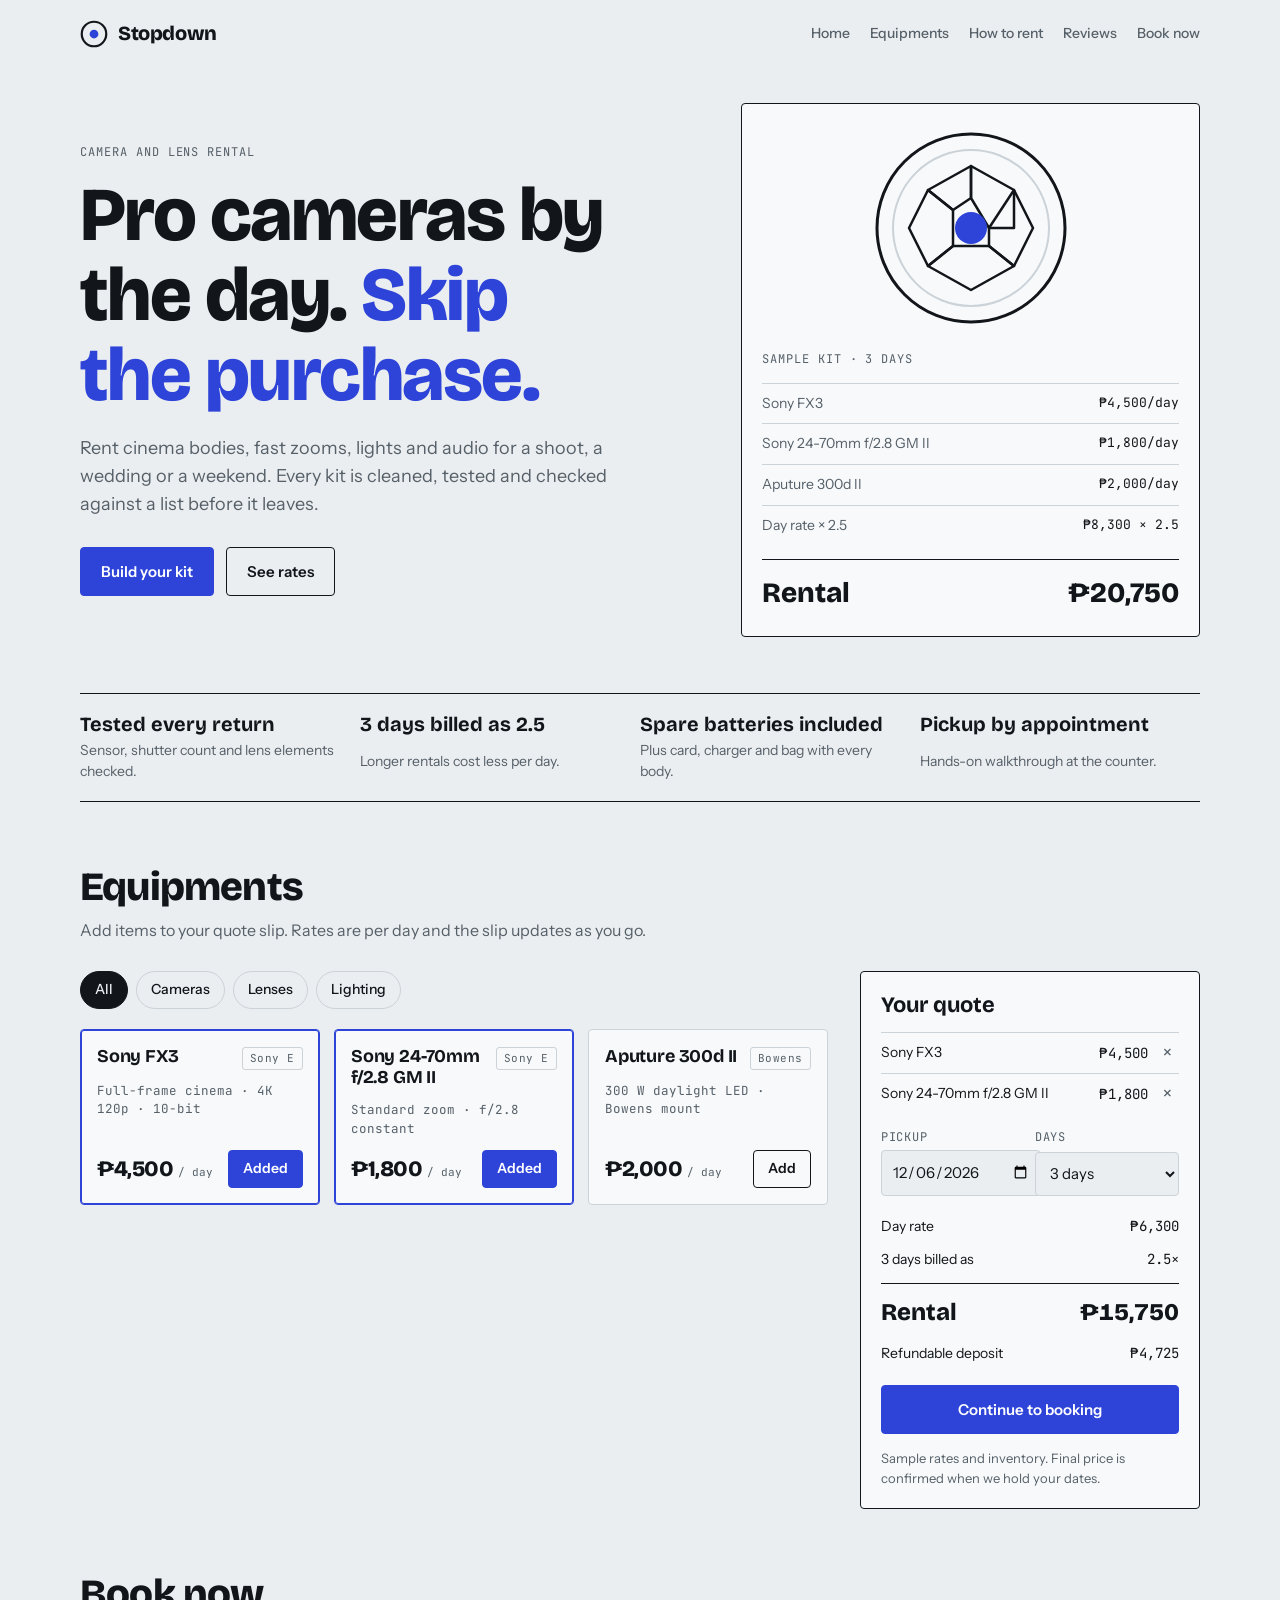
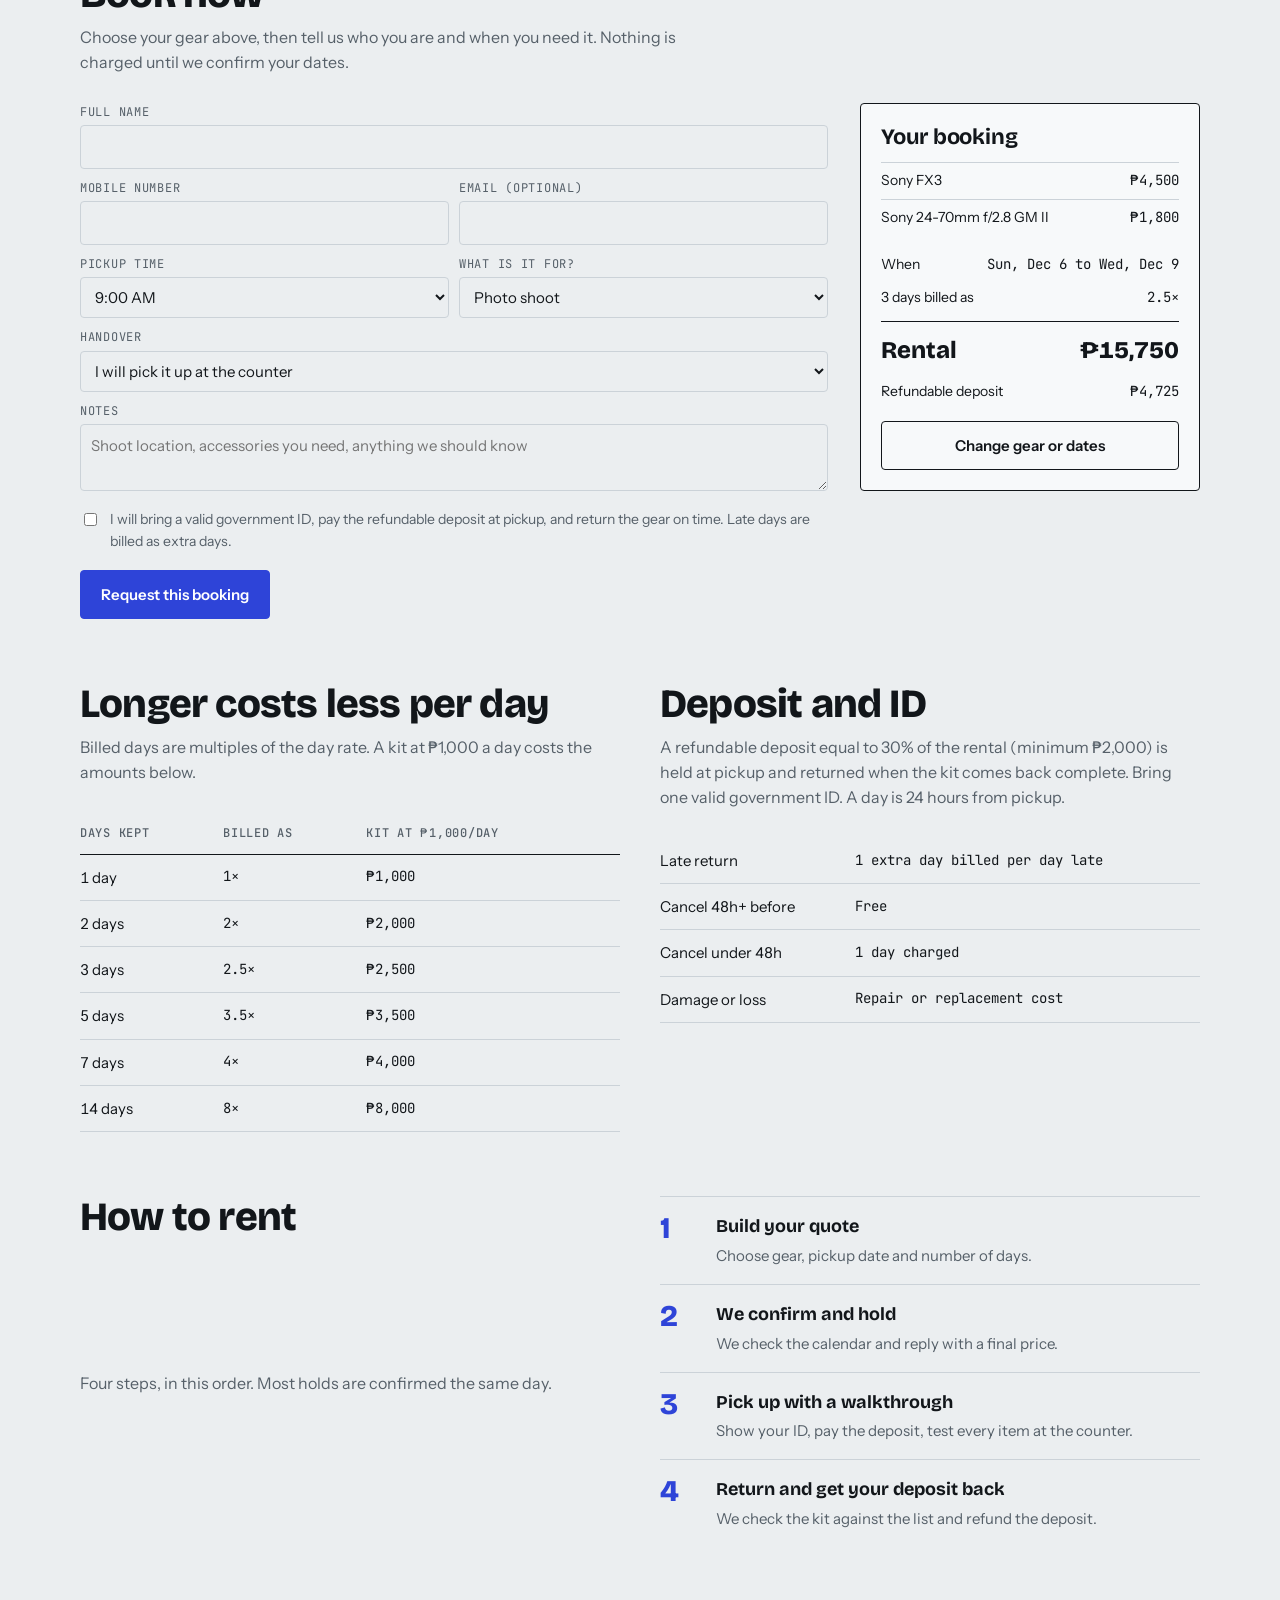
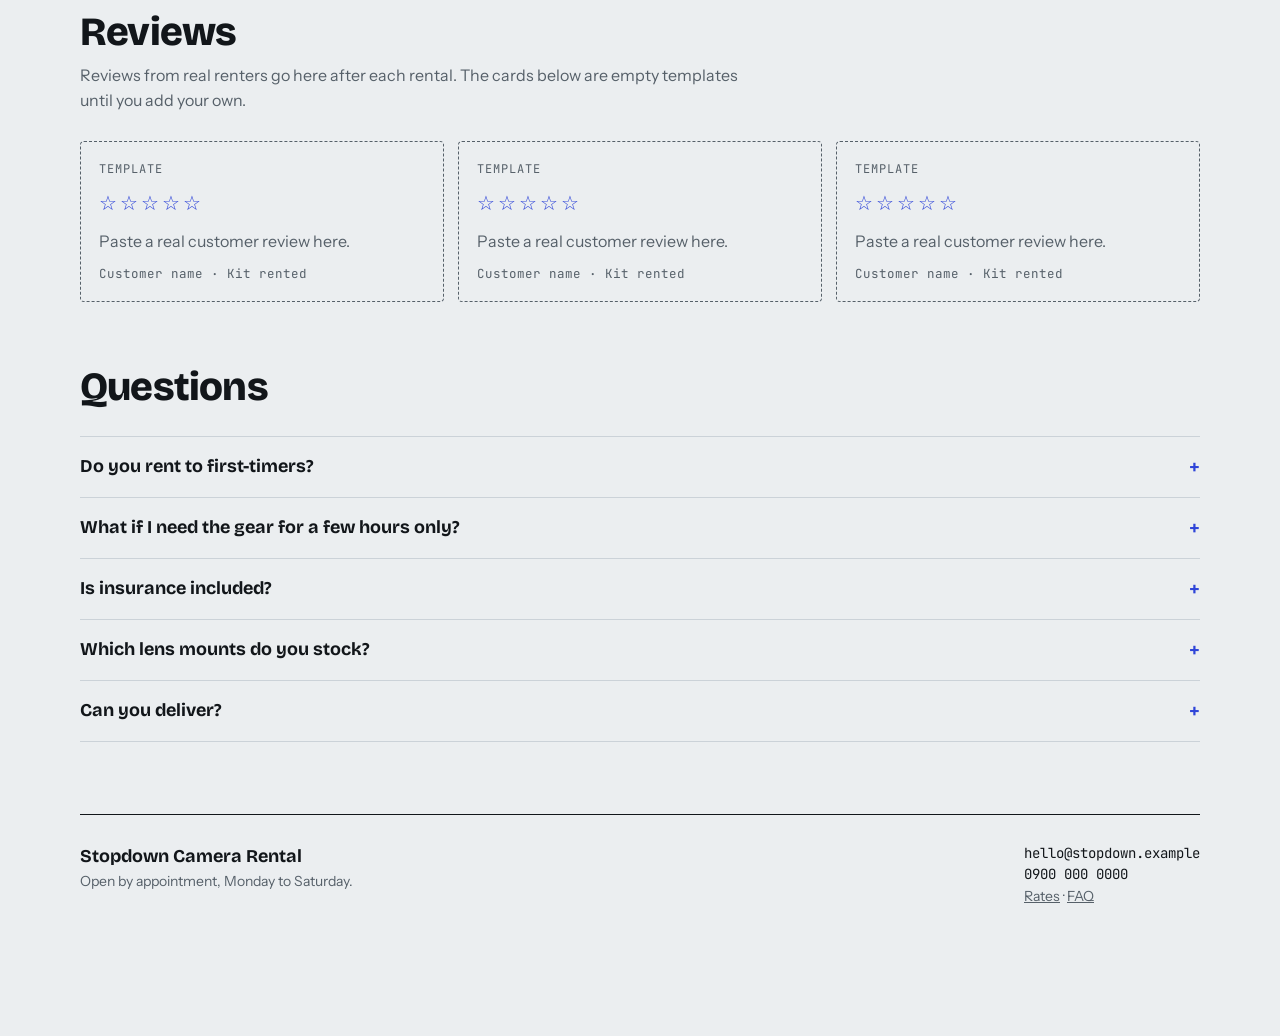
<file: index.html>
<!doctype html><html><head><meta charset=utf8><meta name=viewport content="width=device-width,initial-scale=1,viewport-fit=cover"><style>:root{color-scheme:light;box-sizing:border-box;padding-top:env(safe-area-inset-top,0px);padding-bottom:env(safe-area-inset-bottom,0px)}html{scroll-padding-top:env(safe-area-inset-top,0px)}body{margin:0;padding:0;font:14px -apple-system,BlinkMacSystemFont,sans-serif;background:#fff;color:#000}img{max-width:100%}[hidden]:not([hidden=until-found i]){display:none!important}</style></head><body>
<title>Stopdown Camera Rental</title>
<meta name="claude:viewport-fit-sides" content="cover">
<link rel="stylesheet" href="https://fonts.googleapis.com/css2?family=Bricolage+Grotesque:opsz,wght@12..96,500;12..96,700;12..96,800&family=Instrument+Sans:wght@400;500;600&family=JetBrains+Mono:wght@400;500&display=swap">
<style>
/* Layout: lens-barrel hero with a day-rate readout, then a catalog beside a live quote slip. */
:root {
  --bg: #EBEEF0;
  --surface: #F7F9FA;
  --fg: #12161A;
  --muted: #566069;
  --line: #CBD2D8;
  --accent: #2E44D8;
  --accent-fg: #FFFFFF;
  --ok: #1F7A4D;
  --font-display: "Bricolage Grotesque", "Helvetica Neue", Arial, sans-serif;
  --font-body: "Instrument Sans", "Helvetica Neue", Arial, sans-serif;
  --font-mono: "JetBrains Mono", ui-monospace, Menlo, Consolas, monospace;
}
@media (prefers-color-scheme: dark) {
  :root:not([data-theme="light"]) {
    --bg: #0F1316; --surface: #171C20; --fg: #E8ECEF; --muted: #9AA5AE; --line: #2B343B;
    --accent: #7C8DFF; --accent-fg: #0B0F2E; --ok: #5FD09A; color-scheme: dark;
  }
}
:root[data-theme="dark"] {
  --bg: #0F1316; --surface: #171C20; --fg: #E8ECEF; --muted: #9AA5AE; --line: #2B343B;
  --accent: #7C8DFF; --accent-fg: #0B0F2E; --ok: #5FD09A; color-scheme: dark;
}

* { box-sizing: border-box; }
body {
  background: var(--bg); color: var(--fg);
  font-family: var(--font-body); font-size: 16px; line-height: 1.55;
  padding-left: max(16px, env(safe-area-inset-left, 0px));
  padding-right: max(16px, env(safe-area-inset-right, 0px));
  padding-block: 0 88px;
}
.wrap { max-width: 1120px; margin: 0 auto; }
h1, h2, h3 { font-family: var(--font-display); text-wrap: balance; margin: 0; line-height: 1.05; letter-spacing: -0.02em; }
h2 { font-size: clamp(28px, 4vw, 40px); font-weight: 800; }
h3 { font-size: 18px; font-weight: 700; letter-spacing: -0.01em; line-height: 1.2; }
p { margin: 0; }
a { color: inherit; }
button, input, select, textarea { font: inherit; color: inherit; }
:focus-visible { outline: 3px solid var(--accent); outline-offset: 2px; }
.mono { font-family: var(--font-mono); }
.label { font-family: var(--font-mono); font-size: 12px; letter-spacing: 0.08em; text-transform: uppercase; color: var(--muted); }

/* header */
.top { display: flex; align-items: center; justify-content: space-between; gap: 16px; padding-block: 18px; flex-wrap: wrap; }
.brand { display: flex; align-items: center; gap: 10px; font-family: var(--font-display); font-weight: 800; font-size: 20px; letter-spacing: -0.02em; text-decoration: none; }
.brand svg { width: 28px; height: 28px; flex: none; }
.nav { display: flex; gap: 20px; font-size: 14px; font-weight: 500; flex-wrap: wrap; }
.nav a { text-decoration: none; color: var(--muted); }
.nav a:hover { color: var(--fg); }

/* hero */
.hero { display: grid; grid-template-columns: 1.15fr 0.85fr; gap: 40px; align-items: center; padding-block: 36px 56px; }
.hero > * { min-width: 0; }
.hero h1 { font-size: clamp(40px, 7vw, 76px); font-weight: 800; }
.hero h1 em { font-style: normal; color: var(--accent); }
.hero p.lede { margin-top: 20px; max-width: 46ch; font-size: 18px; color: var(--muted); }
.cta-row { display: flex; gap: 12px; margin-top: 28px; flex-wrap: wrap; }
.btn { display: inline-flex; align-items: center; justify-content: center; gap: 8px; border: 1.5px solid var(--fg); background: transparent; padding: 12px 20px; font-weight: 600; font-size: 15px; cursor: pointer; text-decoration: none; border-radius: 4px; }
.btn.primary { background: var(--accent); border-color: var(--accent); color: var(--accent-fg); }
.btn:hover { filter: brightness(1.08); }
.readout { background: var(--surface); border: 1.5px solid var(--fg); border-radius: 4px; padding: 20px; display: grid; gap: 14px; }
.readout .lens { display: flex; justify-content: center; padding-block: 4px 8px; }
.readout .lens svg { width: min(200px, 60%); height: auto; }
.readout dl { margin: 0; display: grid; gap: 0; }
.readout .row { display: flex; justify-content: space-between; gap: 12px; padding-block: 9px; border-top: 1px solid var(--line); font-size: 14px; }
.readout .row dt { color: var(--muted); }
.readout .row dd { margin: 0; font-family: var(--font-mono); font-size: 13px; text-align: right; }
.readout .total { font-family: var(--font-display); font-weight: 800; font-size: 28px; border-top: 1.5px solid var(--fg); padding-top: 12px; display: flex; justify-content: space-between; align-items: baseline; }

/* facts strip */
.facts { display: grid; grid-template-columns: repeat(auto-fit, minmax(200px, 1fr)); gap: 0; border-block: 1.5px solid var(--fg); }
.facts div { padding: 18px 20px 18px 0; display: grid; gap: 4px; }
.facts strong { font-family: var(--font-display); font-size: 20px; font-weight: 700; line-height: 1.2; }
.facts span { font-size: 14px; color: var(--muted); }

section { padding-block: 64px 0; }
.sec-head { display: grid; gap: 10px; margin-bottom: 28px; max-width: 60ch; }
.sec-head p { color: var(--muted); }

/* gear + quote */
.shop { display: grid; grid-template-columns: minmax(0, 1fr) 340px; gap: 32px; align-items: start; }
.chips { display: flex; gap: 8px; flex-wrap: wrap; margin-bottom: 20px; }
.chip { border: 1.5px solid var(--line); background: transparent; padding: 7px 14px; border-radius: 999px; font-size: 14px; font-weight: 500; cursor: pointer; }
.chip[aria-pressed="true"] { background: var(--fg); color: var(--bg); border-color: var(--fg); }
.grid { display: grid; grid-template-columns: repeat(auto-fill, minmax(230px, 1fr)); gap: 14px; }
.item { background: var(--surface); border: 1px solid var(--line); border-radius: 4px; padding: 16px; display: grid; grid-template-rows: auto 1fr auto; gap: 12px; min-width: 0; }
.item.in { border-color: var(--accent); box-shadow: inset 0 0 0 1px var(--accent); }
.item .meta { display: flex; justify-content: space-between; gap: 8px; align-items: baseline; }
.mount { font-family: var(--font-mono); font-size: 11px; letter-spacing: 0.05em; padding: 2px 7px; border: 1px solid var(--line); border-radius: 3px; color: var(--muted); white-space: nowrap; }
.item .spec { font-family: var(--font-mono); font-size: 12.5px; color: var(--muted); line-height: 1.5; }
.item .buy { display: flex; justify-content: space-between; align-items: center; gap: 8px; }
.price { font-family: var(--font-display); font-weight: 800; font-size: 22px; letter-spacing: -0.02em; }
.price small { font-family: var(--font-mono); font-weight: 400; font-size: 11px; color: var(--muted); letter-spacing: 0; }
.add { border: 1.5px solid var(--fg); background: transparent; padding: 7px 14px; font-size: 14px; font-weight: 600; cursor: pointer; border-radius: 4px; }
.add[aria-pressed="true"] { background: var(--accent); border-color: var(--accent); color: var(--accent-fg); }

.slip { position: sticky; top: 16px; background: var(--surface); border: 1.5px solid var(--fg); border-radius: 4px; padding: 20px; display: grid; gap: 14px; min-width: 0; }
.slip h3 { font-size: 22px; }
.slip ul { list-style: none; margin: 0; padding: 0; display: grid; gap: 0; }
.slip li { display: flex; justify-content: space-between; gap: 10px; padding-block: 8px; border-top: 1px solid var(--line); font-size: 14px; align-items: center; }
.slip li span:first-child { min-width: 0; overflow-wrap: anywhere; }
.slip .empty { color: var(--muted); font-size: 14px; border-top: 1px solid var(--line); padding-top: 10px; }
.rm { border: 0; background: transparent; color: var(--muted); cursor: pointer; font-size: 18px; line-height: 1; padding: 2px 6px; }
.rm:hover { color: var(--fg); }
.fields { display: grid; grid-template-columns: 1fr 1fr; gap: 10px; }
.field { display: grid; gap: 4px; min-width: 0; }
.field.full { grid-column: 1 / -1; }
.field label { font-size: 12px; font-family: var(--font-mono); letter-spacing: 0.06em; text-transform: uppercase; color: var(--muted); }
.field input, .field select, .field textarea { width: 100%; background: var(--bg); border: 1.5px solid var(--line); border-radius: 4px; padding: 9px 10px; font-size: 15px; }
.field textarea { resize: vertical; min-height: 64px; }
.sum { display: grid; gap: 0; }
.sum .row { display: flex; justify-content: space-between; gap: 10px; padding-block: 6px; font-size: 14px; }
.sum .row span:last-child { font-family: var(--font-mono); font-variant-numeric: tabular-nums; }
.sum .grand { border-top: 1.5px solid var(--fg); margin-top: 6px; padding-top: 10px; font-family: var(--font-display); font-weight: 800; font-size: 24px; }
.sum .grand span:last-child { font-family: var(--font-display); }
.note { font-size: 13px; color: var(--muted); }
.out { display: grid; gap: 8px; }
.out pre { margin: 0; white-space: pre-wrap; overflow-wrap: anywhere; font-family: var(--font-mono); font-size: 12.5px; background: var(--bg); border: 1px dashed var(--muted); padding: 12px; border-radius: 4px; }
.err { color: #B3261E; font-size: 13px; }
@media (prefers-color-scheme: dark) { :root:not([data-theme="light"]) .err { color: #FF8A80; } }
:root[data-theme="dark"] .err { color: #FF8A80; }

/* reviews */
.reviews { display: grid; grid-template-columns: repeat(auto-fit, minmax(240px, 1fr)); gap: 14px; }
.review { border: 1.5px dashed var(--muted); border-radius: 4px; padding: 18px; display: grid; gap: 10px; align-content: start; min-width: 0; }
.review p { margin: 0; color: var(--muted); }
.review .stars { font-size: 20px; letter-spacing: 0.15em; color: var(--accent); }
.review .who { font-size: 12.5px; }

/* booking */
.book { display: grid; grid-template-columns: minmax(0, 1fr) 340px; gap: 32px; align-items: start; }
.bform { display: grid; gap: 18px; min-width: 0; }
.bsum { position: sticky; top: 16px; background: var(--surface); border: 1.5px solid var(--fg); border-radius: 4px; padding: 20px; display: grid; gap: 12px; min-width: 0; }
.bsum h3 { font-size: 22px; }
.bsum ul { list-style: none; margin: 0; padding: 0; }
.bsum li { display: flex; justify-content: space-between; gap: 10px; padding-block: 7px; border-top: 1px solid var(--line); font-size: 14px; }
.bsum li span:first-child { min-width: 0; overflow-wrap: anywhere; }
.check { display: flex; gap: 10px; align-items: flex-start; font-size: 14px; color: var(--muted); }
.check input { margin-top: 4px; flex: none; }
@media (max-width: 960px) { .book { grid-template-columns: 1fr; } .bsum { position: static; } }

/* rates + steps */
.two { display: grid; grid-template-columns: 1fr 1fr; gap: 40px; }
.two > * { min-width: 0; }
.tablewrap { overflow-x: auto; }
table { width: 100%; border-collapse: collapse; font-size: 15px; }
th, td { text-align: left; padding: 11px 12px 11px 0; border-bottom: 1px solid var(--line); font-variant-numeric: tabular-nums; }
th { font-family: var(--font-mono); font-size: 12px; letter-spacing: 0.06em; text-transform: uppercase; color: var(--muted); font-weight: 500; border-bottom: 1.5px solid var(--fg); }
td.mono { font-size: 14px; }
.steps { list-style: none; margin: 0; padding: 0; display: grid; gap: 0; counter-reset: s; }
.steps li { counter-increment: s; display: grid; grid-template-columns: 44px 1fr; gap: 12px; padding-block: 16px; border-top: 1px solid var(--line); }
.steps li::before { content: counter(s); font-family: var(--font-display); font-weight: 800; font-size: 30px; line-height: 1; color: var(--accent); }
.steps strong { display: block; font-family: var(--font-display); font-size: 18px; margin-bottom: 2px; }
.steps span { color: var(--muted); font-size: 15px; }

details { border-top: 1px solid var(--line); padding-block: 16px; }
details:last-of-type { border-bottom: 1px solid var(--line); }
summary { cursor: pointer; font-family: var(--font-display); font-weight: 700; font-size: 18px; list-style: none; display: flex; justify-content: space-between; gap: 16px; }
summary::-webkit-details-marker { display: none; }
summary::after { content: "+"; font-family: var(--font-mono); color: var(--accent); }
details[open] summary::after { content: "\2212"; }
details p { margin-top: 10px; color: var(--muted); max-width: 66ch; }

footer { margin-top: 72px; border-top: 1.5px solid var(--fg); padding-block: 28px 40px; display: flex; justify-content: space-between; gap: 24px; flex-wrap: wrap; font-size: 14px; color: var(--muted); }
footer .mono { color: var(--fg); user-select: all; }

.bar { display: none; position: fixed; left: 0; right: 0; bottom: 0; background: var(--fg); color: var(--bg); padding: 12px max(16px, env(safe-area-inset-right, 0px)) calc(12px + env(safe-area-inset-bottom, 0px)) max(16px, env(safe-area-inset-left, 0px)); justify-content: space-between; align-items: center; gap: 12px; z-index: 5; text-decoration: none; font-weight: 600; }
.bar .mono { font-size: 14px; }

@media (max-width: 960px) {
  .hero, .two { grid-template-columns: 1fr; }
  .shop { grid-template-columns: 1fr; }
  .slip { position: static; }
  .bar { display: flex; }
}
@media (max-width: 480px) {
  .fields { grid-template-columns: 1fr; }
  .grid { grid-template-columns: 1fr; }
}
@media (prefers-reduced-motion: reduce) { * { transition: none !important; animation: none !important; } }
</style>

<div class="wrap">
  <header class="top">
    <a class="brand" href="#top" id="top" aria-label="Stopdown Camera Rental home">
      <svg viewBox="0 0 32 32" aria-hidden="true"><circle cx="16" cy="16" r="14" fill="none" stroke="currentColor" stroke-width="2.5"/><circle cx="16" cy="16" r="5" fill="var(--accent)"/></svg>
      Stopdown
    </a>
    <nav class="nav" aria-label="Main">
      <a href="#top">Home</a>
      <a href="#equipments">Equipments</a>
      <a href="#how">How to rent</a>
      <a href="#reviews">Reviews</a>
      <a href="#book">Book now</a>
    </nav>
  </header>

  <div class="hero">
    <div>
      <p class="label">Camera and lens rental</p>
      <h1 style="margin-top:14px">Pro cameras by the day. <em>Skip the purchase.</em></h1>
      <p class="lede">Rent cinema bodies, fast zooms, lights and audio for a shoot, a wedding or a weekend. Every kit is cleaned, tested and checked against a list before it leaves.</p>
      <div class="cta-row">
        <a class="btn primary" href="#equipments">Build your kit</a>
        <a class="btn" href="#rates">See rates</a>
      </div>
    </div>
    <aside class="readout" aria-label="Example rental quote">
      <div class="lens">
        <svg viewBox="0 0 200 200" aria-hidden="true">
          <circle cx="100" cy="100" r="94" fill="none" stroke="currentColor" stroke-width="3"/>
          <circle cx="100" cy="100" r="78" fill="none" stroke="var(--line)" stroke-width="2"/>
          <g fill="none" stroke="currentColor" stroke-width="2.5" stroke-linejoin="round">
            <polygon points="100,38 143,62 143,100 118,100 100,70"/>
            <polygon points="143,62 162,100 143,138 118,118 118,100"/>
            <polygon points="143,138 100,162 57,138 82,118 118,118"/>
            <polygon points="57,138 38,100 57,62 82,82 82,118"/>
            <polygon points="57,62 100,38 100,70 82,82"/>
          </g>
          <circle cx="100" cy="100" r="16" fill="var(--accent)"/>
        </svg>
      </div>
      <p class="label">Sample kit · 3 days</p>
      <dl id="heroRows"></dl>
      <div class="total"><span>Rental</span><span id="heroTotal"></span></div>
    </aside>
  </div>

  <div class="facts">
    <div><strong>Tested every return</strong><span>Sensor, shutter count and lens elements checked.</span></div>
    <div><strong>3 days billed as 2.5</strong><span>Longer rentals cost less per day.</span></div>
    <div><strong>Spare batteries included</strong><span>Plus card, charger and bag with every body.</span></div>
    <div><strong>Pickup by appointment</strong><span>Hands-on walkthrough at the counter.</span></div>
  </div>

  <section id="equipments">
    <div class="sec-head">
      <h2>Equipments</h2>
      <p>Add items to your quote slip. Rates are per day and the slip updates as you go.</p>
    </div>
    <div class="shop">
      <div>
        <div class="chips" id="chips" role="group" aria-label="Filter gear by type"></div>
        <div class="grid" id="grid"></div>
      </div>

      <aside class="slip" id="quote" aria-label="Your quote slip">
        <h3>Your quote</h3>
        <ul id="slipList"></ul>
        <div class="fields">
          <div class="field"><label for="pickup">Pickup</label><input type="date" id="pickup"></div>
          <div class="field"><label for="days">Days</label>
            <select id="days"></select></div>
        </div>
        <div class="sum" id="sum"></div>
        <a class="btn primary" href="#book">Continue to booking</a>
        <p class="note">Sample rates and inventory. Final price is confirmed when we hold your dates.</p>
      </aside>
    </div>
  </section>

  <section id="book">
    <div class="sec-head">
      <h2>Book now</h2>
      <p>Choose your gear above, then tell us who you are and when you need it. Nothing is charged until we confirm your dates.</p>
    </div>
    <div class="book">
      <form id="bookForm" class="bform" novalidate>
        <div class="fields">
          <div class="field full"><label for="fullName">Full name</label><input id="fullName" autocomplete="name" required></div>
          <div class="field"><label for="mobile">Mobile number</label><input id="mobile" type="tel" autocomplete="tel" inputmode="tel" required></div>
          <div class="field"><label for="email">Email (optional)</label><input id="email" type="email" autocomplete="email"></div>
          <div class="field"><label for="pickTime">Pickup time</label><select id="pickTime"></select></div>
          <div class="field"><label for="purpose">What is it for?</label>
            <select id="purpose">
              <option>Photo shoot</option><option>Video or film</option><option>Wedding</option><option>Event</option><option>Travel</option><option>Other</option>
            </select></div>
          <div class="field full"><label for="handover">Handover</label>
            <select id="handover"><option value="counter">I will pick it up at the counter</option><option value="delivery">Please quote delivery</option></select></div>
          <div class="field full" id="addrWrap" hidden><label for="address">Delivery address</label><textarea id="address"></textarea></div>
          <div class="field full"><label for="bnotes">Notes</label><textarea id="bnotes" placeholder="Shoot location, accessories you need, anything we should know"></textarea></div>
        </div>
        <label class="check"><input type="checkbox" id="agree"> <span>I will bring a valid government ID, pay the refundable deposit at pickup, and return the gear on time. Late days are billed as extra days.</span></label>
        <p class="err" id="bookErr" role="alert" hidden></p>
        <div><button class="btn primary" type="submit">Request this booking</button></div>
        <div class="out" id="bookOut" hidden>
          <p class="label">Request ready · <span id="bookRef"></span></p>
          <p class="note">Nothing has been sent yet. Copy this request and send it to <span class="mono">hello@stopdown.example</span> or message us. We reply to confirm availability and hold your gear.</p>
          <pre id="bookText"></pre>
          <div><button class="btn" type="button" id="bookCopy">Copy request</button></div>
        </div>
      </form>
      <aside class="bsum" id="bookSummary" aria-label="Your booking summary"></aside>
    </div>
  </section>

  <section id="rates">
    <div class="two">
      <div>
        <div class="sec-head">
          <h2>Longer costs less per day</h2>
          <p>Billed days are multiples of the day rate. A kit at ₱1,000 a day costs the amounts below.</p>
        </div>
        <div class="tablewrap">
          <table>
            <thead><tr><th>Days kept</th><th>Billed as</th><th>Kit at ₱1,000/day</th></tr></thead>
            <tbody id="rateRows"></tbody>
          </table>
        </div>
      </div>
      <div>
        <div class="sec-head">
          <h2>Deposit and ID</h2>
          <p>A refundable deposit equal to 30% of the rental (minimum ₱2,000) is held at pickup and returned when the kit comes back complete. Bring one valid government ID. A day is 24 hours from pickup.</p>
        </div>
        <div class="tablewrap">
          <table>
            <tbody>
              <tr><td>Late return</td><td class="mono">1 extra day billed per day late</td></tr>
              <tr><td>Cancel 48h+ before</td><td class="mono">Free</td></tr>
              <tr><td>Cancel under 48h</td><td class="mono">1 day charged</td></tr>
              <tr><td>Damage or loss</td><td class="mono">Repair or replacement cost</td></tr>
            </tbody>
          </table>
        </div>
      </div>
    </div>
  </section>

  <section id="how">
    <div class="two">
      <div class="sec-head">
        <h2>How to rent</h2>
        <p>Four steps, in this order. Most holds are confirmed the same day.</p>
      </div>
      <ol class="steps">
        <li><div><strong>Build your quote</strong><span>Choose gear, pickup date and number of days.</span></div></li>
        <li><div><strong>We confirm and hold</strong><span>We check the calendar and reply with a final price.</span></div></li>
        <li><div><strong>Pick up with a walkthrough</strong><span>Show your ID, pay the deposit, test every item at the counter.</span></div></li>
        <li><div><strong>Return and get your deposit back</strong><span>We check the kit against the list and refund the deposit.</span></div></li>
      </ol>
    </div>
  </section>

  <section id="reviews">
    <div class="sec-head">
      <h2>Reviews</h2>
      <p>Reviews from real renters go here after each rental. The cards below are empty templates until you add your own.</p>
    </div>
    <div class="reviews">
      <article class="review"><span class="label">Template</span><p class="stars mono" aria-hidden="true">☆☆☆☆☆</p><p>Paste a real customer review here.</p><p class="who mono">Customer name · Kit rented</p></article>
      <article class="review"><span class="label">Template</span><p class="stars mono" aria-hidden="true">☆☆☆☆☆</p><p>Paste a real customer review here.</p><p class="who mono">Customer name · Kit rented</p></article>
      <article class="review"><span class="label">Template</span><p class="stars mono" aria-hidden="true">☆☆☆☆☆</p><p>Paste a real customer review here.</p><p class="who mono">Customer name · Kit rented</p></article>
    </div>
  </section>

  <section id="faq">
    <div class="sec-head"><h2>Questions</h2></div>
    <details><summary>Do you rent to first-timers?</summary><p>Yes. Bring a valid ID and pay the deposit. We run a short walkthrough on each body so you know the menus before you leave.</p></details>
    <details><summary>What if I need the gear for a few hours only?</summary><p>The minimum is one day. If you return it the same evening, you still pay one day.</p></details>
    <details><summary>Is insurance included?</summary><p>No. The deposit covers minor wear. You are responsible for loss or damage, so check whether your own insurance covers rented equipment for the dates you need.</p></details>
    <details><summary>Which lens mounts do you stock?</summary><p>Each equipment card shows its mount, so you can check a lens fits the camera you are renting.</p></details>
    <details><summary>Can you deliver?</summary><p>Pickup is at our counter. Ask in your request notes if you need delivery and we will quote it separately.</p></details>
  </section>

  <footer>
    <div>
      <strong style="color:var(--fg);font-family:var(--font-display);font-size:18px">Stopdown Camera Rental</strong><br>
      Open by appointment, Monday to Saturday.
    </div>
    <div>
      <span class="mono">hello@stopdown.example</span><br>
      <span class="mono">0900 000 0000</span><br>
      <a href="#rates">Rates</a> · <a href="#faq">FAQ</a>
    </div>
  </footer>
</div>

<a class="bar" href="#quote" id="bar"><span id="barCount">0 items</span><span class="mono" id="barTotal">₱0</span></a>

<script>
(function () {
  var GEAR = [
    { id: "fx3", cat: "Cameras", name: "Sony FX3", spec: "Full-frame cinema · 4K 120p · 10-bit", mount: "Sony E", rate: 4500 },
    { id: "gm2470", cat: "Lenses", name: "Sony 24-70mm f/2.8 GM II", spec: "Standard zoom · f/2.8 constant", mount: "Sony E", rate: 1800 },
    { id: "a300", cat: "Lighting", name: "Aputure 300d II", spec: "300 W daylight LED · Bowens mount", mount: "Bowens", rate: 2000 }
  ];
  var CATS = ["All", "Cameras", "Lenses", "Lighting", "Audio", "Support"];
  var BILLED = [0, 1, 2, 2.5, 3, 3.5, 3.75, 4];
  var DAY_OPTIONS = [1, 2, 3, 4, 5, 6, 7, 10, 14, 21, 30];
  var DEPOSIT_RATE = 0.3, DEPOSIT_MIN = 2000;

  var filter = "All";
  var cart = {};
  var lastText = "";

  function $(id) { return document.getElementById(id); }
  function peso(n) { return "₱" + Math.round(n).toLocaleString("en-PH"); }
  function billed(d) {
    if (d <= 7) return BILLED[d];
    return 4 * Math.floor(d / 7) + BILLED[d % 7];
  }
  function fmtBilled(b) { return (b % 1 === 0 ? b : b.toString()) + "×"; }
  function cartItems() { return GEAR.filter(function (g) { return cart[g.id]; }); }
  function dayRateTotal() { return cartItems().reduce(function (s, g) { return s + g.rate; }, 0); }
  function days() { return parseInt($("days").value, 10) || 1; }

  /* hero sample */
  (function () {
    var sample = GEAR.slice(0, 3);
    var day = sample.reduce(function (s, g) { return s + g.rate; }, 0);
    $("heroRows").innerHTML = sample.map(function (g) {
      return '<div class="row"><dt>' + g.name + '</dt><dd>' + peso(g.rate) + '/day</dd></div>';
    }).join("") + '<div class="row"><dt>Day rate × 2.5</dt><dd>' + peso(day) + ' × 2.5</dd></div>';
    $("heroTotal").textContent = peso(day * billed(3));
  })();

  /* rate table */
  $("rateRows").innerHTML = [1, 2, 3, 5, 7, 14].map(function (d) {
    var b = billed(d);
    return '<tr><td>' + d + (d === 1 ? ' day' : ' days') + '</td><td class="mono">' + fmtBilled(b) + '</td><td class="mono">' + peso(1000 * b) + '</td></tr>';
  }).join("");

  /* chips */
  function renderChips() {
    $("chips").innerHTML = CATS.filter(function (c) { return c === "All" || GEAR.some(function (g) { return g.cat === c; }); }).map(function (c) {
      return '<button type="button" class="chip" data-cat="' + c + '" aria-pressed="' + (c === filter) + '">' + c + '</button>';
    }).join("");
  }
  $("chips").addEventListener("click", function (e) {
    var b = e.target.closest(".chip");
    if (!b) return;
    filter = b.getAttribute("data-cat");
    renderChips(); renderGrid();
  });

  /* grid */
  function renderGrid() {
    $("grid").innerHTML = GEAR.filter(function (g) { return filter === "All" || g.cat === filter; }).map(function (g) {
      var on = !!cart[g.id];
      return '<article class="item' + (on ? ' in' : '') + '">' +
        '<div class="meta"><h3>' + g.name + '</h3><span class="mount">' + g.mount + '</span></div>' +
        '<p class="spec">' + g.spec + '</p>' +
        '<div class="buy"><span class="price">' + peso(g.rate) + ' <small>/ day</small></span>' +
        '<button type="button" class="add" data-id="' + g.id + '" aria-pressed="' + on + '">' + (on ? 'Added' : 'Add') + '</button></div>' +
        '</article>';
    }).join("");
  }
  $("grid").addEventListener("click", function (e) {
    var b = e.target.closest(".add");
    if (!b) return;
    var id = b.getAttribute("data-id");
    if (cart[id]) delete cart[id]; else cart[id] = true;
    renderGrid(); renderSlip();
  });

  /* slip */
  function renderSlip() {
    var items = cartItems();
    $("slipList").innerHTML = items.length
      ? items.map(function (g) {
          return '<li><span>' + g.name + '</span><span class="mono">' + peso(g.rate) +
            ' <button type="button" class="rm" data-id="' + g.id + '" aria-label="Remove ' + g.name + '">×</button></span></li>';
        }).join("")
      : '<li class="empty">Nothing added yet. Choose gear from the list.</li>';

    var d = days(), b = billed(d), day = dayRateTotal(), rental = day * b;
    var dep = items.length ? Math.max(DEPOSIT_MIN, rental * DEPOSIT_RATE) : 0;
    $("sum").innerHTML =
      '<div class="row"><span>Day rate</span><span>' + peso(day) + '</span></div>' +
      '<div class="row"><span>' + d + (d === 1 ? ' day' : ' days') + ' billed as</span><span>' + fmtBilled(b) + '</span></div>' +
      '<div class="row grand"><span>Rental</span><span>' + peso(rental) + '</span></div>' +
      '<div class="row"><span>Refundable deposit</span><span>' + peso(dep) + '</span></div>';
    $("barCount").textContent = items.length + (items.length === 1 ? " item" : " items");
    $("barTotal").textContent = peso(rental);
    renderBookSummary();
  }
  $("slipList").addEventListener("click", function (e) {
    var b = e.target.closest(".rm");
    if (!b) return;
    delete cart[b.getAttribute("data-id")];
    renderGrid(); renderSlip();
  });

  /* day + date inputs */
  $("days").innerHTML = DAY_OPTIONS.map(function (d) {
    return '<option value="' + d + '"' + (d === 3 ? ' selected' : '') + '>' + d + (d === 1 ? ' day' : ' days') + '</option>';
  }).join("");
  $("days").addEventListener("change", renderSlip);
  (function () {
    var t = new Date(); t.setDate(t.getDate() + 1);
    var m = String(t.getMonth() + 1).padStart(2, "0"), dd = String(t.getDate()).padStart(2, "0");
    var iso = t.getFullYear() + "-" + m + "-" + dd;
    $("pickup").value = iso; $("pickup").min = iso;
  })();

  /* sample starting kit so the slip is never empty */
  GEAR.slice(0, 2).forEach(function (g) { cart[g.id] = true; });

  /* booking form */
  var TIMES = ["9:00 AM", "10:00 AM", "11:00 AM", "12:00 PM", "1:00 PM", "2:00 PM", "3:00 PM", "4:00 PM", "5:00 PM"];
  $("pickTime").innerHTML = TIMES.map(function (t) { return "<option>" + t + "</option>"; }).join("");

  function addDaysIso(iso, n) {
    var p = iso.split("-"), d = new Date(+p[0], +p[1] - 1, +p[2] + n);
    return d;
  }
  function longDate(d) { return d.toLocaleDateString("en-PH", { weekday: "short", month: "short", day: "numeric" }); }

  function renderBookSummary() {
    var box = $("bookSummary"), items = cartItems(), d = days(), pick = $("pickup").value;
    if (!items.length) {
      box.innerHTML = '<h3>Your booking</h3><p class="note">No equipment selected yet.</p><a class="btn" href="#equipments">Choose equipment</a>';
      return;
    }
    var b = billed(d), day = dayRateTotal(), rental = day * b, dep = Math.max(DEPOSIT_MIN, rental * DEPOSIT_RATE);
    var when = pick ? longDate(addDaysIso(pick, 0)) + " to " + longDate(addDaysIso(pick, d)) : "Choose a pickup date above";
    box.innerHTML = '<h3>Your booking</h3>' +
      '<ul>' + items.map(function (g) { return "<li><span>" + g.name + '</span><span class="mono">' + peso(g.rate) + "</span></li>"; }).join("") + "</ul>" +
      '<div class="sum">' +
      '<div class="row"><span>When</span><span>' + when + "</span></div>" +
      '<div class="row"><span>' + d + (d === 1 ? " day" : " days") + " billed as</span><span>" + fmtBilled(b) + "</span></div>" +
      '<div class="row grand"><span>Rental</span><span>' + peso(rental) + "</span></div>" +
      '<div class="row"><span>Refundable deposit</span><span>' + peso(dep) + "</span></div></div>" +
      '<a class="btn small" href="#equipments">Change gear or dates</a>';
  }

  $("pickup").addEventListener("change", renderSlip);
  $("handover").addEventListener("change", function () {
    $("addrWrap").hidden = $("handover").value !== "delivery";
  });

  $("bookForm").addEventListener("submit", function (e) {
    e.preventDefault();
    var err = $("bookErr"), items = cartItems();
    var name = $("fullName").value.trim(), mobile = $("mobile").value.trim(), email = $("email").value.trim();
    function fail(msg) { err.textContent = msg; err.hidden = false; }
    if (!items.length) return fail("Choose at least one item under Equipments.");
    if (!$("pickup").value) return fail("Choose a pickup date in your quote.");
    if (!name) return fail("Enter your full name.");
    if (mobile.replace(/\D/g, "").length < 7) return fail("Enter a mobile number we can reach you on.");
    if (email && email.indexOf("@") < 1) return fail("Check your email address.");
    if ($("handover").value === "delivery" && !$("address").value.trim()) return fail("Enter the delivery address.");
    if (!$("agree").checked) return fail("Tick the box to confirm the ID, deposit and return terms.");
    err.hidden = true;

    var d = days(), b = billed(d), day = dayRateTotal(), rental = day * b, dep = Math.max(DEPOSIT_MIN, rental * DEPOSIT_RATE);
    var ref = "SD-" + Math.random().toString(36).slice(2, 7).toUpperCase();
    var notes = $("bnotes").value.trim();
    var lines = [
      "RENTAL REQUEST (ref " + ref + ")",
      "Name: " + name,
      "Contact: " + mobile + (email ? " / " + email : ""),
      "Pickup: " + $("pickup").value + " \u00b7 " + d + (d === 1 ? " day" : " days"),
      "Pickup time: " + $("pickTime").value,
      "Return due: " + longDate(addDaysIso($("pickup").value, d)),
      "Handover: " + ($("handover").value === "delivery" ? "Delivery to " + $("address").value.trim().replace(/\s+/g, " ") : "Counter pickup"),
      "Purpose: " + $("purpose").value,
      "",
      items.map(function (g) { return "- " + g.name + " (" + peso(g.rate) + "/day)"; }).join("\n"),
      "",
      "Rental: " + peso(rental) + " (" + fmtBilled(b) + " day rate)",
      "Deposit: " + peso(dep) + " refundable"
    ];
    if (notes) lines.push("Notes: " + notes.replace(/\s+/g, " "));
    lastText = lines.join("\n");
    $("bookRef").textContent = ref;
    $("bookText").textContent = lastText;
    $("bookOut").hidden = false;
    $("bookOut").scrollIntoView({ block: "nearest" });
  });

  $("bookCopy").addEventListener("click", function () {
    var btn = $("bookCopy");
    function done(ok) { btn.textContent = ok ? "Copied" : "Select the text above and copy it"; setTimeout(function () { btn.textContent = "Copy request"; }, 2200); }
    function select() {
      var r = document.createRange(); r.selectNodeContents($("bookText"));
      var sel = window.getSelection(); sel.removeAllRanges(); sel.addRange(r); done(false);
    }
    try { navigator.clipboard.writeText(lastText).then(function () { done(true); }, select); } catch (x) { select(); }
  });

  renderChips(); renderGrid(); renderSlip();
})();
</script>

</body></html>
</file>
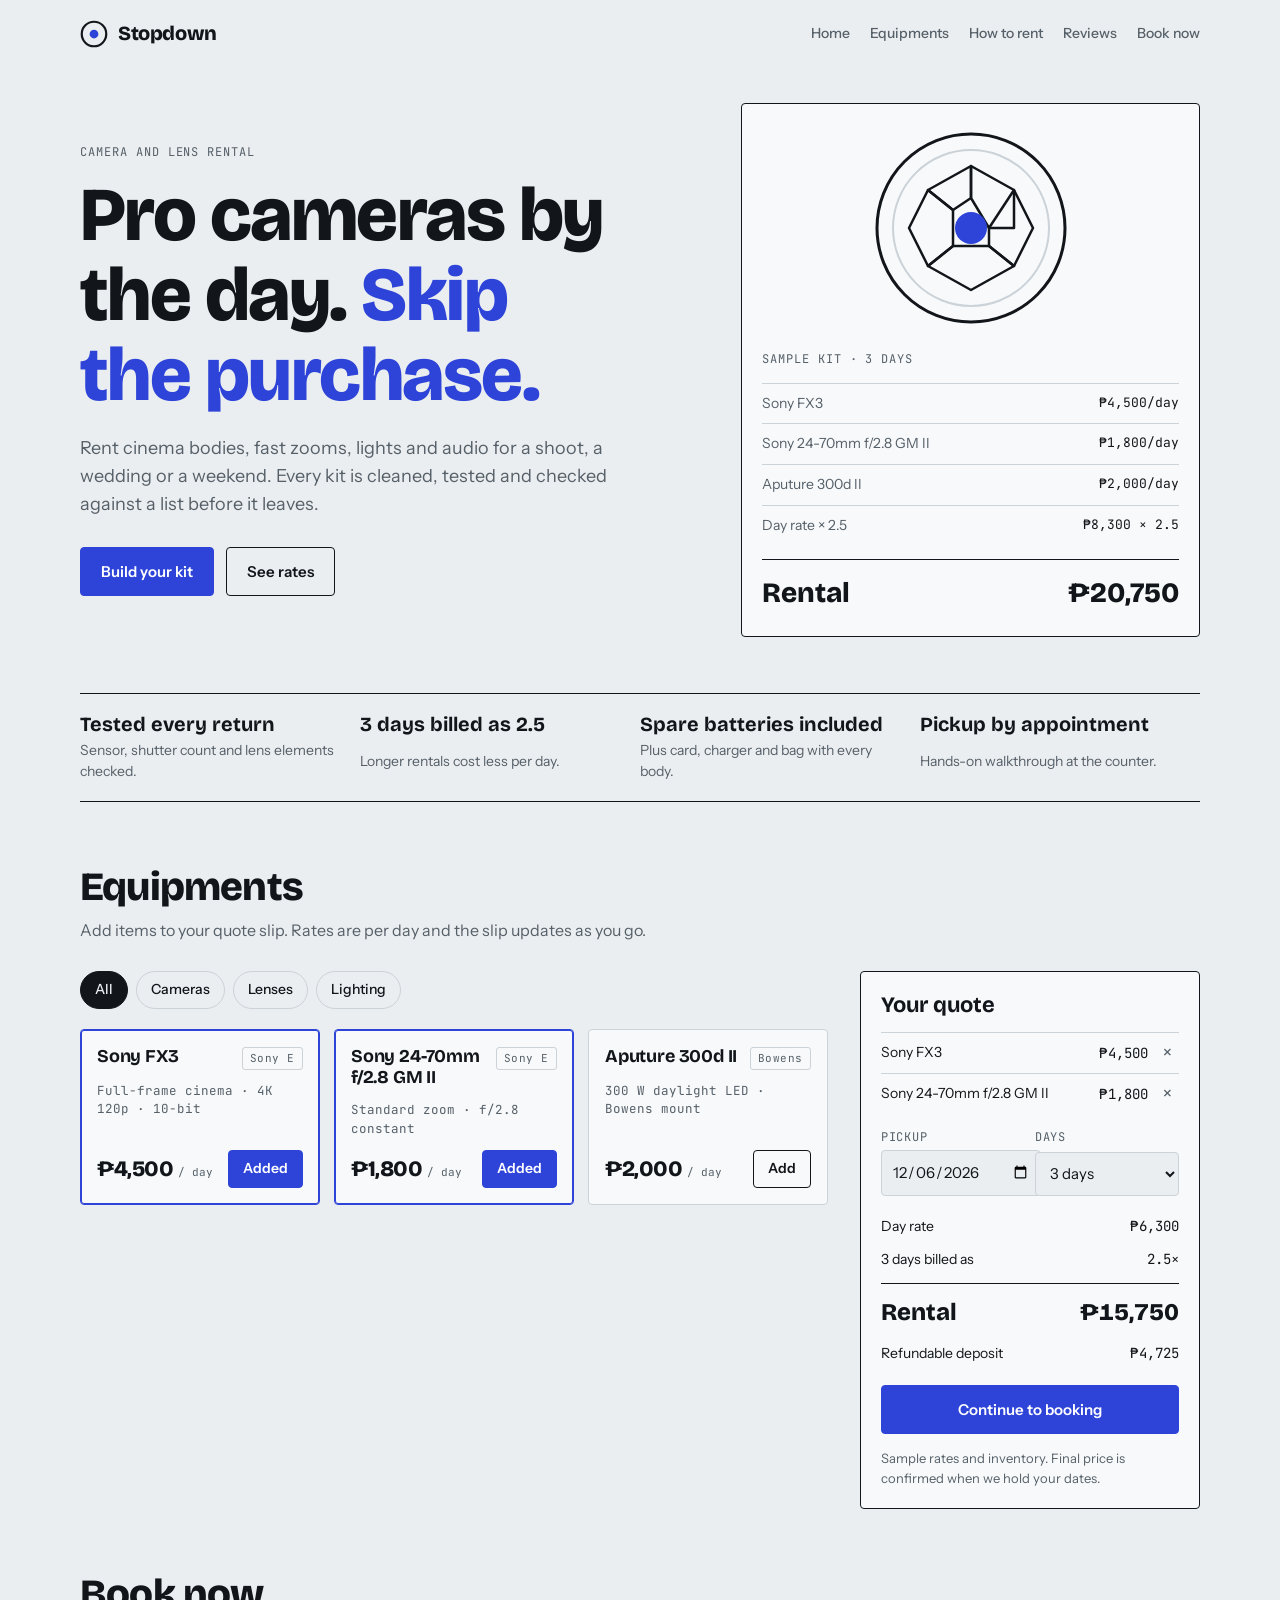
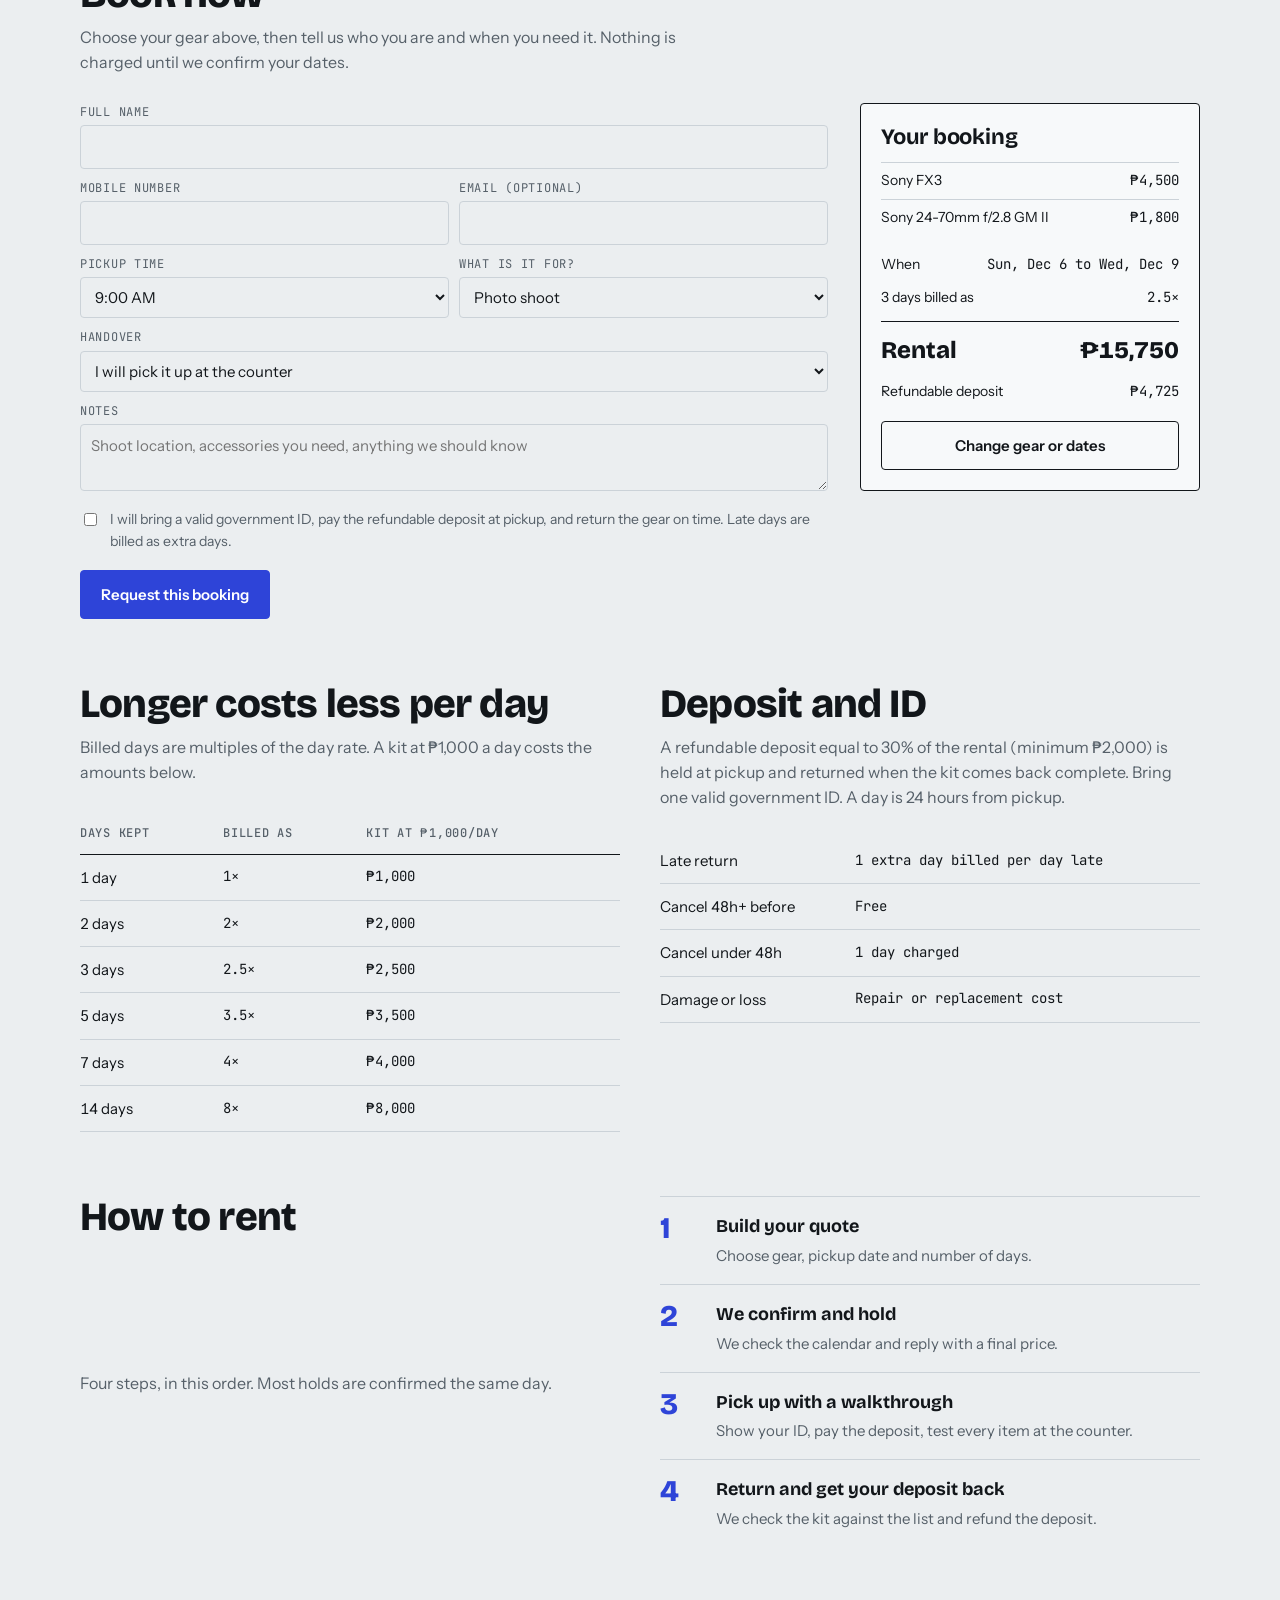
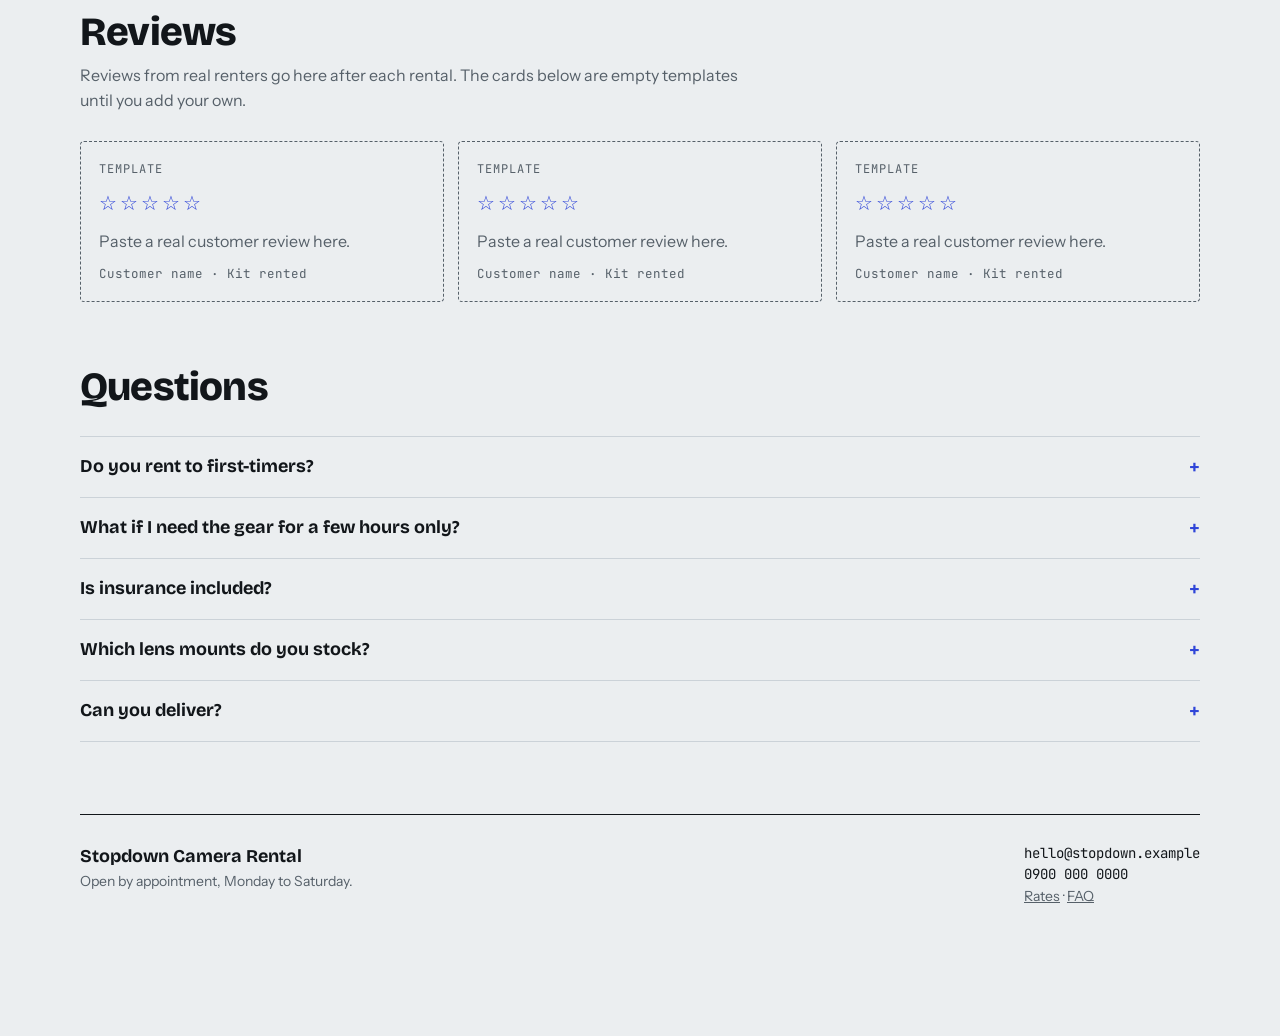
<file: Stopdown Camera Rental.html>
<!doctype html><html><head><meta charset=utf8><meta name=viewport content="width=device-width,initial-scale=1,viewport-fit=cover"><style>:root{color-scheme:light;box-sizing:border-box;padding-top:env(safe-area-inset-top,0px);padding-bottom:env(safe-area-inset-bottom,0px)}html{scroll-padding-top:env(safe-area-inset-top,0px)}body{margin:0;padding:0;font:14px -apple-system,BlinkMacSystemFont,sans-serif;background:#fff;color:#000}img{max-width:100%}[hidden]:not([hidden=until-found i]){display:none!important}</style></head><body>
<title>Stopdown Camera Rental</title>
<meta name="claude:viewport-fit-sides" content="cover">
<link rel="stylesheet" href="https://fonts.googleapis.com/css2?family=Bricolage+Grotesque:opsz,wght@12..96,500;12..96,700;12..96,800&family=Instrument+Sans:wght@400;500;600&family=JetBrains+Mono:wght@400;500&display=swap">
<style>
/* Layout: lens-barrel hero with a day-rate readout, then a catalog beside a live quote slip. */
:root {
  --bg: #EBEEF0;
  --surface: #F7F9FA;
  --fg: #12161A;
  --muted: #566069;
  --line: #CBD2D8;
  --accent: #2E44D8;
  --accent-fg: #FFFFFF;
  --ok: #1F7A4D;
  --font-display: "Bricolage Grotesque", "Helvetica Neue", Arial, sans-serif;
  --font-body: "Instrument Sans", "Helvetica Neue", Arial, sans-serif;
  --font-mono: "JetBrains Mono", ui-monospace, Menlo, Consolas, monospace;
}
@media (prefers-color-scheme: dark) {
  :root:not([data-theme="light"]) {
    --bg: #0F1316; --surface: #171C20; --fg: #E8ECEF; --muted: #9AA5AE; --line: #2B343B;
    --accent: #7C8DFF; --accent-fg: #0B0F2E; --ok: #5FD09A; color-scheme: dark;
  }
}
:root[data-theme="dark"] {
  --bg: #0F1316; --surface: #171C20; --fg: #E8ECEF; --muted: #9AA5AE; --line: #2B343B;
  --accent: #7C8DFF; --accent-fg: #0B0F2E; --ok: #5FD09A; color-scheme: dark;
}

* { box-sizing: border-box; }
body {
  background: var(--bg); color: var(--fg);
  font-family: var(--font-body); font-size: 16px; line-height: 1.55;
  padding-left: max(16px, env(safe-area-inset-left, 0px));
  padding-right: max(16px, env(safe-area-inset-right, 0px));
  padding-block: 0 88px;
}
.wrap { max-width: 1120px; margin: 0 auto; }
h1, h2, h3 { font-family: var(--font-display); text-wrap: balance; margin: 0; line-height: 1.05; letter-spacing: -0.02em; }
h2 { font-size: clamp(28px, 4vw, 40px); font-weight: 800; }
h3 { font-size: 18px; font-weight: 700; letter-spacing: -0.01em; line-height: 1.2; }
p { margin: 0; }
a { color: inherit; }
button, input, select, textarea { font: inherit; color: inherit; }
:focus-visible { outline: 3px solid var(--accent); outline-offset: 2px; }
.mono { font-family: var(--font-mono); }
.label { font-family: var(--font-mono); font-size: 12px; letter-spacing: 0.08em; text-transform: uppercase; color: var(--muted); }

/* header */
.top { display: flex; align-items: center; justify-content: space-between; gap: 16px; padding-block: 18px; flex-wrap: wrap; }
.brand { display: flex; align-items: center; gap: 10px; font-family: var(--font-display); font-weight: 800; font-size: 20px; letter-spacing: -0.02em; text-decoration: none; }
.brand svg { width: 28px; height: 28px; flex: none; }
.nav { display: flex; gap: 20px; font-size: 14px; font-weight: 500; flex-wrap: wrap; }
.nav a { text-decoration: none; color: var(--muted); }
.nav a:hover { color: var(--fg); }

/* hero */
.hero { display: grid; grid-template-columns: 1.15fr 0.85fr; gap: 40px; align-items: center; padding-block: 36px 56px; }
.hero > * { min-width: 0; }
.hero h1 { font-size: clamp(40px, 7vw, 76px); font-weight: 800; }
.hero h1 em { font-style: normal; color: var(--accent); }
.hero p.lede { margin-top: 20px; max-width: 46ch; font-size: 18px; color: var(--muted); }
.cta-row { display: flex; gap: 12px; margin-top: 28px; flex-wrap: wrap; }
.btn { display: inline-flex; align-items: center; justify-content: center; gap: 8px; border: 1.5px solid var(--fg); background: transparent; padding: 12px 20px; font-weight: 600; font-size: 15px; cursor: pointer; text-decoration: none; border-radius: 4px; }
.btn.primary { background: var(--accent); border-color: var(--accent); color: var(--accent-fg); }
.btn:hover { filter: brightness(1.08); }
.readout { background: var(--surface); border: 1.5px solid var(--fg); border-radius: 4px; padding: 20px; display: grid; gap: 14px; }
.readout .lens { display: flex; justify-content: center; padding-block: 4px 8px; }
.readout .lens svg { width: min(200px, 60%); height: auto; }
.readout dl { margin: 0; display: grid; gap: 0; }
.readout .row { display: flex; justify-content: space-between; gap: 12px; padding-block: 9px; border-top: 1px solid var(--line); font-size: 14px; }
.readout .row dt { color: var(--muted); }
.readout .row dd { margin: 0; font-family: var(--font-mono); font-size: 13px; text-align: right; }
.readout .total { font-family: var(--font-display); font-weight: 800; font-size: 28px; border-top: 1.5px solid var(--fg); padding-top: 12px; display: flex; justify-content: space-between; align-items: baseline; }

/* facts strip */
.facts { display: grid; grid-template-columns: repeat(auto-fit, minmax(200px, 1fr)); gap: 0; border-block: 1.5px solid var(--fg); }
.facts div { padding: 18px 20px 18px 0; display: grid; gap: 4px; }
.facts strong { font-family: var(--font-display); font-size: 20px; font-weight: 700; line-height: 1.2; }
.facts span { font-size: 14px; color: var(--muted); }

section { padding-block: 64px 0; }
.sec-head { display: grid; gap: 10px; margin-bottom: 28px; max-width: 60ch; }
.sec-head p { color: var(--muted); }

/* gear + quote */
.shop { display: grid; grid-template-columns: minmax(0, 1fr) 340px; gap: 32px; align-items: start; }
.chips { display: flex; gap: 8px; flex-wrap: wrap; margin-bottom: 20px; }
.chip { border: 1.5px solid var(--line); background: transparent; padding: 7px 14px; border-radius: 999px; font-size: 14px; font-weight: 500; cursor: pointer; }
.chip[aria-pressed="true"] { background: var(--fg); color: var(--bg); border-color: var(--fg); }
.grid { display: grid; grid-template-columns: repeat(auto-fill, minmax(230px, 1fr)); gap: 14px; }
.item { background: var(--surface); border: 1px solid var(--line); border-radius: 4px; padding: 16px; display: grid; grid-template-rows: auto 1fr auto; gap: 12px; min-width: 0; }
.item.in { border-color: var(--accent); box-shadow: inset 0 0 0 1px var(--accent); }
.item .meta { display: flex; justify-content: space-between; gap: 8px; align-items: baseline; }
.mount { font-family: var(--font-mono); font-size: 11px; letter-spacing: 0.05em; padding: 2px 7px; border: 1px solid var(--line); border-radius: 3px; color: var(--muted); white-space: nowrap; }
.item .spec { font-family: var(--font-mono); font-size: 12.5px; color: var(--muted); line-height: 1.5; }
.item .buy { display: flex; justify-content: space-between; align-items: center; gap: 8px; }
.price { font-family: var(--font-display); font-weight: 800; font-size: 22px; letter-spacing: -0.02em; }
.price small { font-family: var(--font-mono); font-weight: 400; font-size: 11px; color: var(--muted); letter-spacing: 0; }
.add { border: 1.5px solid var(--fg); background: transparent; padding: 7px 14px; font-size: 14px; font-weight: 600; cursor: pointer; border-radius: 4px; }
.add[aria-pressed="true"] { background: var(--accent); border-color: var(--accent); color: var(--accent-fg); }

.slip { position: sticky; top: 16px; background: var(--surface); border: 1.5px solid var(--fg); border-radius: 4px; padding: 20px; display: grid; gap: 14px; min-width: 0; }
.slip h3 { font-size: 22px; }
.slip ul { list-style: none; margin: 0; padding: 0; display: grid; gap: 0; }
.slip li { display: flex; justify-content: space-between; gap: 10px; padding-block: 8px; border-top: 1px solid var(--line); font-size: 14px; align-items: center; }
.slip li span:first-child { min-width: 0; overflow-wrap: anywhere; }
.slip .empty { color: var(--muted); font-size: 14px; border-top: 1px solid var(--line); padding-top: 10px; }
.rm { border: 0; background: transparent; color: var(--muted); cursor: pointer; font-size: 18px; line-height: 1; padding: 2px 6px; }
.rm:hover { color: var(--fg); }
.fields { display: grid; grid-template-columns: 1fr 1fr; gap: 10px; }
.field { display: grid; gap: 4px; min-width: 0; }
.field.full { grid-column: 1 / -1; }
.field label { font-size: 12px; font-family: var(--font-mono); letter-spacing: 0.06em; text-transform: uppercase; color: var(--muted); }
.field input, .field select, .field textarea { width: 100%; background: var(--bg); border: 1.5px solid var(--line); border-radius: 4px; padding: 9px 10px; font-size: 15px; }
.field textarea { resize: vertical; min-height: 64px; }
.sum { display: grid; gap: 0; }
.sum .row { display: flex; justify-content: space-between; gap: 10px; padding-block: 6px; font-size: 14px; }
.sum .row span:last-child { font-family: var(--font-mono); font-variant-numeric: tabular-nums; }
.sum .grand { border-top: 1.5px solid var(--fg); margin-top: 6px; padding-top: 10px; font-family: var(--font-display); font-weight: 800; font-size: 24px; }
.sum .grand span:last-child { font-family: var(--font-display); }
.note { font-size: 13px; color: var(--muted); }
.out { display: grid; gap: 8px; }
.out pre { margin: 0; white-space: pre-wrap; overflow-wrap: anywhere; font-family: var(--font-mono); font-size: 12.5px; background: var(--bg); border: 1px dashed var(--muted); padding: 12px; border-radius: 4px; }
.err { color: #B3261E; font-size: 13px; }
@media (prefers-color-scheme: dark) { :root:not([data-theme="light"]) .err { color: #FF8A80; } }
:root[data-theme="dark"] .err { color: #FF8A80; }

/* reviews */
.reviews { display: grid; grid-template-columns: repeat(auto-fit, minmax(240px, 1fr)); gap: 14px; }
.review { border: 1.5px dashed var(--muted); border-radius: 4px; padding: 18px; display: grid; gap: 10px; align-content: start; min-width: 0; }
.review p { margin: 0; color: var(--muted); }
.review .stars { font-size: 20px; letter-spacing: 0.15em; color: var(--accent); }
.review .who { font-size: 12.5px; }

/* booking */
.book { display: grid; grid-template-columns: minmax(0, 1fr) 340px; gap: 32px; align-items: start; }
.bform { display: grid; gap: 18px; min-width: 0; }
.bsum { position: sticky; top: 16px; background: var(--surface); border: 1.5px solid var(--fg); border-radius: 4px; padding: 20px; display: grid; gap: 12px; min-width: 0; }
.bsum h3 { font-size: 22px; }
.bsum ul { list-style: none; margin: 0; padding: 0; }
.bsum li { display: flex; justify-content: space-between; gap: 10px; padding-block: 7px; border-top: 1px solid var(--line); font-size: 14px; }
.bsum li span:first-child { min-width: 0; overflow-wrap: anywhere; }
.check { display: flex; gap: 10px; align-items: flex-start; font-size: 14px; color: var(--muted); }
.check input { margin-top: 4px; flex: none; }
@media (max-width: 960px) { .book { grid-template-columns: 1fr; } .bsum { position: static; } }

/* rates + steps */
.two { display: grid; grid-template-columns: 1fr 1fr; gap: 40px; }
.two > * { min-width: 0; }
.tablewrap { overflow-x: auto; }
table { width: 100%; border-collapse: collapse; font-size: 15px; }
th, td { text-align: left; padding: 11px 12px 11px 0; border-bottom: 1px solid var(--line); font-variant-numeric: tabular-nums; }
th { font-family: var(--font-mono); font-size: 12px; letter-spacing: 0.06em; text-transform: uppercase; color: var(--muted); font-weight: 500; border-bottom: 1.5px solid var(--fg); }
td.mono { font-size: 14px; }
.steps { list-style: none; margin: 0; padding: 0; display: grid; gap: 0; counter-reset: s; }
.steps li { counter-increment: s; display: grid; grid-template-columns: 44px 1fr; gap: 12px; padding-block: 16px; border-top: 1px solid var(--line); }
.steps li::before { content: counter(s); font-family: var(--font-display); font-weight: 800; font-size: 30px; line-height: 1; color: var(--accent); }
.steps strong { display: block; font-family: var(--font-display); font-size: 18px; margin-bottom: 2px; }
.steps span { color: var(--muted); font-size: 15px; }

details { border-top: 1px solid var(--line); padding-block: 16px; }
details:last-of-type { border-bottom: 1px solid var(--line); }
summary { cursor: pointer; font-family: var(--font-display); font-weight: 700; font-size: 18px; list-style: none; display: flex; justify-content: space-between; gap: 16px; }
summary::-webkit-details-marker { display: none; }
summary::after { content: "+"; font-family: var(--font-mono); color: var(--accent); }
details[open] summary::after { content: "\2212"; }
details p { margin-top: 10px; color: var(--muted); max-width: 66ch; }

footer { margin-top: 72px; border-top: 1.5px solid var(--fg); padding-block: 28px 40px; display: flex; justify-content: space-between; gap: 24px; flex-wrap: wrap; font-size: 14px; color: var(--muted); }
footer .mono { color: var(--fg); user-select: all; }

.bar { display: none; position: fixed; left: 0; right: 0; bottom: 0; background: var(--fg); color: var(--bg); padding: 12px max(16px, env(safe-area-inset-right, 0px)) calc(12px + env(safe-area-inset-bottom, 0px)) max(16px, env(safe-area-inset-left, 0px)); justify-content: space-between; align-items: center; gap: 12px; z-index: 5; text-decoration: none; font-weight: 600; }
.bar .mono { font-size: 14px; }

@media (max-width: 960px) {
  .hero, .two { grid-template-columns: 1fr; }
  .shop { grid-template-columns: 1fr; }
  .slip { position: static; }
  .bar { display: flex; }
}
@media (max-width: 480px) {
  .fields { grid-template-columns: 1fr; }
  .grid { grid-template-columns: 1fr; }
}
@media (prefers-reduced-motion: reduce) { * { transition: none !important; animation: none !important; } }
</style>

<div class="wrap">
  <header class="top">
    <a class="brand" href="#top" id="top" aria-label="Stopdown Camera Rental home">
      <svg viewBox="0 0 32 32" aria-hidden="true"><circle cx="16" cy="16" r="14" fill="none" stroke="currentColor" stroke-width="2.5"/><circle cx="16" cy="16" r="5" fill="var(--accent)"/></svg>
      Stopdown
    </a>
    <nav class="nav" aria-label="Main">
      <a href="#top">Home</a>
      <a href="#equipments">Equipments</a>
      <a href="#how">How to rent</a>
      <a href="#reviews">Reviews</a>
      <a href="#book">Book now</a>
    </nav>
  </header>

  <div class="hero">
    <div>
      <p class="label">Camera and lens rental</p>
      <h1 style="margin-top:14px">Pro cameras by the day. <em>Skip the purchase.</em></h1>
      <p class="lede">Rent cinema bodies, fast zooms, lights and audio for a shoot, a wedding or a weekend. Every kit is cleaned, tested and checked against a list before it leaves.</p>
      <div class="cta-row">
        <a class="btn primary" href="#equipments">Build your kit</a>
        <a class="btn" href="#rates">See rates</a>
      </div>
    </div>
    <aside class="readout" aria-label="Example rental quote">
      <div class="lens">
        <svg viewBox="0 0 200 200" aria-hidden="true">
          <circle cx="100" cy="100" r="94" fill="none" stroke="currentColor" stroke-width="3"/>
          <circle cx="100" cy="100" r="78" fill="none" stroke="var(--line)" stroke-width="2"/>
          <g fill="none" stroke="currentColor" stroke-width="2.5" stroke-linejoin="round">
            <polygon points="100,38 143,62 143,100 118,100 100,70"/>
            <polygon points="143,62 162,100 143,138 118,118 118,100"/>
            <polygon points="143,138 100,162 57,138 82,118 118,118"/>
            <polygon points="57,138 38,100 57,62 82,82 82,118"/>
            <polygon points="57,62 100,38 100,70 82,82"/>
          </g>
          <circle cx="100" cy="100" r="16" fill="var(--accent)"/>
        </svg>
      </div>
      <p class="label">Sample kit · 3 days</p>
      <dl id="heroRows"></dl>
      <div class="total"><span>Rental</span><span id="heroTotal"></span></div>
    </aside>
  </div>

  <div class="facts">
    <div><strong>Tested every return</strong><span>Sensor, shutter count and lens elements checked.</span></div>
    <div><strong>3 days billed as 2.5</strong><span>Longer rentals cost less per day.</span></div>
    <div><strong>Spare batteries included</strong><span>Plus card, charger and bag with every body.</span></div>
    <div><strong>Pickup by appointment</strong><span>Hands-on walkthrough at the counter.</span></div>
  </div>

  <section id="equipments">
    <div class="sec-head">
      <h2>Equipments</h2>
      <p>Add items to your quote slip. Rates are per day and the slip updates as you go.</p>
    </div>
    <div class="shop">
      <div>
        <div class="chips" id="chips" role="group" aria-label="Filter gear by type"></div>
        <div class="grid" id="grid"></div>
      </div>

      <aside class="slip" id="quote" aria-label="Your quote slip">
        <h3>Your quote</h3>
        <ul id="slipList"></ul>
        <div class="fields">
          <div class="field"><label for="pickup">Pickup</label><input type="date" id="pickup"></div>
          <div class="field"><label for="days">Days</label>
            <select id="days"></select></div>
        </div>
        <div class="sum" id="sum"></div>
        <a class="btn primary" href="#book">Continue to booking</a>
        <p class="note">Sample rates and inventory. Final price is confirmed when we hold your dates.</p>
      </aside>
    </div>
  </section>

  <section id="book">
    <div class="sec-head">
      <h2>Book now</h2>
      <p>Choose your gear above, then tell us who you are and when you need it. Nothing is charged until we confirm your dates.</p>
    </div>
    <div class="book">
      <form id="bookForm" class="bform" novalidate>
        <div class="fields">
          <div class="field full"><label for="fullName">Full name</label><input id="fullName" autocomplete="name" required></div>
          <div class="field"><label for="mobile">Mobile number</label><input id="mobile" type="tel" autocomplete="tel" inputmode="tel" required></div>
          <div class="field"><label for="email">Email (optional)</label><input id="email" type="email" autocomplete="email"></div>
          <div class="field"><label for="pickTime">Pickup time</label><select id="pickTime"></select></div>
          <div class="field"><label for="purpose">What is it for?</label>
            <select id="purpose">
              <option>Photo shoot</option><option>Video or film</option><option>Wedding</option><option>Event</option><option>Travel</option><option>Other</option>
            </select></div>
          <div class="field full"><label for="handover">Handover</label>
            <select id="handover"><option value="counter">I will pick it up at the counter</option><option value="delivery">Please quote delivery</option></select></div>
          <div class="field full" id="addrWrap" hidden><label for="address">Delivery address</label><textarea id="address"></textarea></div>
          <div class="field full"><label for="bnotes">Notes</label><textarea id="bnotes" placeholder="Shoot location, accessories you need, anything we should know"></textarea></div>
        </div>
        <label class="check"><input type="checkbox" id="agree"> <span>I will bring a valid government ID, pay the refundable deposit at pickup, and return the gear on time. Late days are billed as extra days.</span></label>
        <p class="err" id="bookErr" role="alert" hidden></p>
        <div><button class="btn primary" type="submit">Request this booking</button></div>
        <div class="out" id="bookOut" hidden>
          <p class="label">Request ready · <span id="bookRef"></span></p>
          <p class="note">Nothing has been sent yet. Copy this request and send it to <span class="mono">hello@stopdown.example</span> or message us. We reply to confirm availability and hold your gear.</p>
          <pre id="bookText"></pre>
          <div><button class="btn" type="button" id="bookCopy">Copy request</button></div>
        </div>
      </form>
      <aside class="bsum" id="bookSummary" aria-label="Your booking summary"></aside>
    </div>
  </section>

  <section id="rates">
    <div class="two">
      <div>
        <div class="sec-head">
          <h2>Longer costs less per day</h2>
          <p>Billed days are multiples of the day rate. A kit at ₱1,000 a day costs the amounts below.</p>
        </div>
        <div class="tablewrap">
          <table>
            <thead><tr><th>Days kept</th><th>Billed as</th><th>Kit at ₱1,000/day</th></tr></thead>
            <tbody id="rateRows"></tbody>
          </table>
        </div>
      </div>
      <div>
        <div class="sec-head">
          <h2>Deposit and ID</h2>
          <p>A refundable deposit equal to 30% of the rental (minimum ₱2,000) is held at pickup and returned when the kit comes back complete. Bring one valid government ID. A day is 24 hours from pickup.</p>
        </div>
        <div class="tablewrap">
          <table>
            <tbody>
              <tr><td>Late return</td><td class="mono">1 extra day billed per day late</td></tr>
              <tr><td>Cancel 48h+ before</td><td class="mono">Free</td></tr>
              <tr><td>Cancel under 48h</td><td class="mono">1 day charged</td></tr>
              <tr><td>Damage or loss</td><td class="mono">Repair or replacement cost</td></tr>
            </tbody>
          </table>
        </div>
      </div>
    </div>
  </section>

  <section id="how">
    <div class="two">
      <div class="sec-head">
        <h2>How to rent</h2>
        <p>Four steps, in this order. Most holds are confirmed the same day.</p>
      </div>
      <ol class="steps">
        <li><div><strong>Build your quote</strong><span>Choose gear, pickup date and number of days.</span></div></li>
        <li><div><strong>We confirm and hold</strong><span>We check the calendar and reply with a final price.</span></div></li>
        <li><div><strong>Pick up with a walkthrough</strong><span>Show your ID, pay the deposit, test every item at the counter.</span></div></li>
        <li><div><strong>Return and get your deposit back</strong><span>We check the kit against the list and refund the deposit.</span></div></li>
      </ol>
    </div>
  </section>

  <section id="reviews">
    <div class="sec-head">
      <h2>Reviews</h2>
      <p>Reviews from real renters go here after each rental. The cards below are empty templates until you add your own.</p>
    </div>
    <div class="reviews">
      <article class="review"><span class="label">Template</span><p class="stars mono" aria-hidden="true">☆☆☆☆☆</p><p>Paste a real customer review here.</p><p class="who mono">Customer name · Kit rented</p></article>
      <article class="review"><span class="label">Template</span><p class="stars mono" aria-hidden="true">☆☆☆☆☆</p><p>Paste a real customer review here.</p><p class="who mono">Customer name · Kit rented</p></article>
      <article class="review"><span class="label">Template</span><p class="stars mono" aria-hidden="true">☆☆☆☆☆</p><p>Paste a real customer review here.</p><p class="who mono">Customer name · Kit rented</p></article>
    </div>
  </section>

  <section id="faq">
    <div class="sec-head"><h2>Questions</h2></div>
    <details><summary>Do you rent to first-timers?</summary><p>Yes. Bring a valid ID and pay the deposit. We run a short walkthrough on each body so you know the menus before you leave.</p></details>
    <details><summary>What if I need the gear for a few hours only?</summary><p>The minimum is one day. If you return it the same evening, you still pay one day.</p></details>
    <details><summary>Is insurance included?</summary><p>No. The deposit covers minor wear. You are responsible for loss or damage, so check whether your own insurance covers rented equipment for the dates you need.</p></details>
    <details><summary>Which lens mounts do you stock?</summary><p>Each equipment card shows its mount, so you can check a lens fits the camera you are renting.</p></details>
    <details><summary>Can you deliver?</summary><p>Pickup is at our counter. Ask in your request notes if you need delivery and we will quote it separately.</p></details>
  </section>

  <footer>
    <div>
      <strong style="color:var(--fg);font-family:var(--font-display);font-size:18px">Stopdown Camera Rental</strong><br>
      Open by appointment, Monday to Saturday.
    </div>
    <div>
      <span class="mono">hello@stopdown.example</span><br>
      <span class="mono">0900 000 0000</span><br>
      <a href="#rates">Rates</a> · <a href="#faq">FAQ</a>
    </div>
  </footer>
</div>

<a class="bar" href="#quote" id="bar"><span id="barCount">0 items</span><span class="mono" id="barTotal">₱0</span></a>

<script>
(function () {
  var GEAR = [
    { id: "fx3", cat: "Cameras", name: "Sony FX3", spec: "Full-frame cinema · 4K 120p · 10-bit", mount: "Sony E", rate: 4500 },
    { id: "gm2470", cat: "Lenses", name: "Sony 24-70mm f/2.8 GM II", spec: "Standard zoom · f/2.8 constant", mount: "Sony E", rate: 1800 },
    { id: "a300", cat: "Lighting", name: "Aputure 300d II", spec: "300 W daylight LED · Bowens mount", mount: "Bowens", rate: 2000 }
  ];
  var CATS = ["All", "Cameras", "Lenses", "Lighting", "Audio", "Support"];
  var BILLED = [0, 1, 2, 2.5, 3, 3.5, 3.75, 4];
  var DAY_OPTIONS = [1, 2, 3, 4, 5, 6, 7, 10, 14, 21, 30];
  var DEPOSIT_RATE = 0.3, DEPOSIT_MIN = 2000;

  var filter = "All";
  var cart = {};
  var lastText = "";

  function $(id) { return document.getElementById(id); }
  function peso(n) { return "₱" + Math.round(n).toLocaleString("en-PH"); }
  function billed(d) {
    if (d <= 7) return BILLED[d];
    return 4 * Math.floor(d / 7) + BILLED[d % 7];
  }
  function fmtBilled(b) { return (b % 1 === 0 ? b : b.toString()) + "×"; }
  function cartItems() { return GEAR.filter(function (g) { return cart[g.id]; }); }
  function dayRateTotal() { return cartItems().reduce(function (s, g) { return s + g.rate; }, 0); }
  function days() { return parseInt($("days").value, 10) || 1; }

  /* hero sample */
  (function () {
    var sample = GEAR.slice(0, 3);
    var day = sample.reduce(function (s, g) { return s + g.rate; }, 0);
    $("heroRows").innerHTML = sample.map(function (g) {
      return '<div class="row"><dt>' + g.name + '</dt><dd>' + peso(g.rate) + '/day</dd></div>';
    }).join("") + '<div class="row"><dt>Day rate × 2.5</dt><dd>' + peso(day) + ' × 2.5</dd></div>';
    $("heroTotal").textContent = peso(day * billed(3));
  })();

  /* rate table */
  $("rateRows").innerHTML = [1, 2, 3, 5, 7, 14].map(function (d) {
    var b = billed(d);
    return '<tr><td>' + d + (d === 1 ? ' day' : ' days') + '</td><td class="mono">' + fmtBilled(b) + '</td><td class="mono">' + peso(1000 * b) + '</td></tr>';
  }).join("");

  /* chips */
  function renderChips() {
    $("chips").innerHTML = CATS.filter(function (c) { return c === "All" || GEAR.some(function (g) { return g.cat === c; }); }).map(function (c) {
      return '<button type="button" class="chip" data-cat="' + c + '" aria-pressed="' + (c === filter) + '">' + c + '</button>';
    }).join("");
  }
  $("chips").addEventListener("click", function (e) {
    var b = e.target.closest(".chip");
    if (!b) return;
    filter = b.getAttribute("data-cat");
    renderChips(); renderGrid();
  });

  /* grid */
  function renderGrid() {
    $("grid").innerHTML = GEAR.filter(function (g) { return filter === "All" || g.cat === filter; }).map(function (g) {
      var on = !!cart[g.id];
      return '<article class="item' + (on ? ' in' : '') + '">' +
        '<div class="meta"><h3>' + g.name + '</h3><span class="mount">' + g.mount + '</span></div>' +
        '<p class="spec">' + g.spec + '</p>' +
        '<div class="buy"><span class="price">' + peso(g.rate) + ' <small>/ day</small></span>' +
        '<button type="button" class="add" data-id="' + g.id + '" aria-pressed="' + on + '">' + (on ? 'Added' : 'Add') + '</button></div>' +
        '</article>';
    }).join("");
  }
  $("grid").addEventListener("click", function (e) {
    var b = e.target.closest(".add");
    if (!b) return;
    var id = b.getAttribute("data-id");
    if (cart[id]) delete cart[id]; else cart[id] = true;
    renderGrid(); renderSlip();
  });

  /* slip */
  function renderSlip() {
    var items = cartItems();
    $("slipList").innerHTML = items.length
      ? items.map(function (g) {
          return '<li><span>' + g.name + '</span><span class="mono">' + peso(g.rate) +
            ' <button type="button" class="rm" data-id="' + g.id + '" aria-label="Remove ' + g.name + '">×</button></span></li>';
        }).join("")
      : '<li class="empty">Nothing added yet. Choose gear from the list.</li>';

    var d = days(), b = billed(d), day = dayRateTotal(), rental = day * b;
    var dep = items.length ? Math.max(DEPOSIT_MIN, rental * DEPOSIT_RATE) : 0;
    $("sum").innerHTML =
      '<div class="row"><span>Day rate</span><span>' + peso(day) + '</span></div>' +
      '<div class="row"><span>' + d + (d === 1 ? ' day' : ' days') + ' billed as</span><span>' + fmtBilled(b) + '</span></div>' +
      '<div class="row grand"><span>Rental</span><span>' + peso(rental) + '</span></div>' +
      '<div class="row"><span>Refundable deposit</span><span>' + peso(dep) + '</span></div>';
    $("barCount").textContent = items.length + (items.length === 1 ? " item" : " items");
    $("barTotal").textContent = peso(rental);
    renderBookSummary();
  }
  $("slipList").addEventListener("click", function (e) {
    var b = e.target.closest(".rm");
    if (!b) return;
    delete cart[b.getAttribute("data-id")];
    renderGrid(); renderSlip();
  });

  /* day + date inputs */
  $("days").innerHTML = DAY_OPTIONS.map(function (d) {
    return '<option value="' + d + '"' + (d === 3 ? ' selected' : '') + '>' + d + (d === 1 ? ' day' : ' days') + '</option>';
  }).join("");
  $("days").addEventListener("change", renderSlip);
  (function () {
    var t = new Date(); t.setDate(t.getDate() + 1);
    var m = String(t.getMonth() + 1).padStart(2, "0"), dd = String(t.getDate()).padStart(2, "0");
    var iso = t.getFullYear() + "-" + m + "-" + dd;
    $("pickup").value = iso; $("pickup").min = iso;
  })();

  /* sample starting kit so the slip is never empty */
  GEAR.slice(0, 2).forEach(function (g) { cart[g.id] = true; });

  /* booking form */
  var TIMES = ["9:00 AM", "10:00 AM", "11:00 AM", "12:00 PM", "1:00 PM", "2:00 PM", "3:00 PM", "4:00 PM", "5:00 PM"];
  $("pickTime").innerHTML = TIMES.map(function (t) { return "<option>" + t + "</option>"; }).join("");

  function addDaysIso(iso, n) {
    var p = iso.split("-"), d = new Date(+p[0], +p[1] - 1, +p[2] + n);
    return d;
  }
  function longDate(d) { return d.toLocaleDateString("en-PH", { weekday: "short", month: "short", day: "numeric" }); }

  function renderBookSummary() {
    var box = $("bookSummary"), items = cartItems(), d = days(), pick = $("pickup").value;
    if (!items.length) {
      box.innerHTML = '<h3>Your booking</h3><p class="note">No equipment selected yet.</p><a class="btn" href="#equipments">Choose equipment</a>';
      return;
    }
    var b = billed(d), day = dayRateTotal(), rental = day * b, dep = Math.max(DEPOSIT_MIN, rental * DEPOSIT_RATE);
    var when = pick ? longDate(addDaysIso(pick, 0)) + " to " + longDate(addDaysIso(pick, d)) : "Choose a pickup date above";
    box.innerHTML = '<h3>Your booking</h3>' +
      '<ul>' + items.map(function (g) { return "<li><span>" + g.name + '</span><span class="mono">' + peso(g.rate) + "</span></li>"; }).join("") + "</ul>" +
      '<div class="sum">' +
      '<div class="row"><span>When</span><span>' + when + "</span></div>" +
      '<div class="row"><span>' + d + (d === 1 ? " day" : " days") + " billed as</span><span>" + fmtBilled(b) + "</span></div>" +
      '<div class="row grand"><span>Rental</span><span>' + peso(rental) + "</span></div>" +
      '<div class="row"><span>Refundable deposit</span><span>' + peso(dep) + "</span></div></div>" +
      '<a class="btn small" href="#equipments">Change gear or dates</a>';
  }

  $("pickup").addEventListener("change", renderSlip);
  $("handover").addEventListener("change", function () {
    $("addrWrap").hidden = $("handover").value !== "delivery";
  });

  $("bookForm").addEventListener("submit", function (e) {
    e.preventDefault();
    var err = $("bookErr"), items = cartItems();
    var name = $("fullName").value.trim(), mobile = $("mobile").value.trim(), email = $("email").value.trim();
    function fail(msg) { err.textContent = msg; err.hidden = false; }
    if (!items.length) return fail("Choose at least one item under Equipments.");
    if (!$("pickup").value) return fail("Choose a pickup date in your quote.");
    if (!name) return fail("Enter your full name.");
    if (mobile.replace(/\D/g, "").length < 7) return fail("Enter a mobile number we can reach you on.");
    if (email && email.indexOf("@") < 1) return fail("Check your email address.");
    if ($("handover").value === "delivery" && !$("address").value.trim()) return fail("Enter the delivery address.");
    if (!$("agree").checked) return fail("Tick the box to confirm the ID, deposit and return terms.");
    err.hidden = true;

    var d = days(), b = billed(d), day = dayRateTotal(), rental = day * b, dep = Math.max(DEPOSIT_MIN, rental * DEPOSIT_RATE);
    var ref = "SD-" + Math.random().toString(36).slice(2, 7).toUpperCase();
    var notes = $("bnotes").value.trim();
    var lines = [
      "RENTAL REQUEST (ref " + ref + ")",
      "Name: " + name,
      "Contact: " + mobile + (email ? " / " + email : ""),
      "Pickup: " + $("pickup").value + " \u00b7 " + d + (d === 1 ? " day" : " days"),
      "Pickup time: " + $("pickTime").value,
      "Return due: " + longDate(addDaysIso($("pickup").value, d)),
      "Handover: " + ($("handover").value === "delivery" ? "Delivery to " + $("address").value.trim().replace(/\s+/g, " ") : "Counter pickup"),
      "Purpose: " + $("purpose").value,
      "",
      items.map(function (g) { return "- " + g.name + " (" + peso(g.rate) + "/day)"; }).join("\n"),
      "",
      "Rental: " + peso(rental) + " (" + fmtBilled(b) + " day rate)",
      "Deposit: " + peso(dep) + " refundable"
    ];
    if (notes) lines.push("Notes: " + notes.replace(/\s+/g, " "));
    lastText = lines.join("\n");
    $("bookRef").textContent = ref;
    $("bookText").textContent = lastText;
    $("bookOut").hidden = false;
    $("bookOut").scrollIntoView({ block: "nearest" });
  });

  $("bookCopy").addEventListener("click", function () {
    var btn = $("bookCopy");
    function done(ok) { btn.textContent = ok ? "Copied" : "Select the text above and copy it"; setTimeout(function () { btn.textContent = "Copy request"; }, 2200); }
    function select() {
      var r = document.createRange(); r.selectNodeContents($("bookText"));
      var sel = window.getSelection(); sel.removeAllRanges(); sel.addRange(r); done(false);
    }
    try { navigator.clipboard.writeText(lastText).then(function () { done(true); }, select); } catch (x) { select(); }
  });

  renderChips(); renderGrid(); renderSlip();
})();
</script>

</body></html>
</file>
